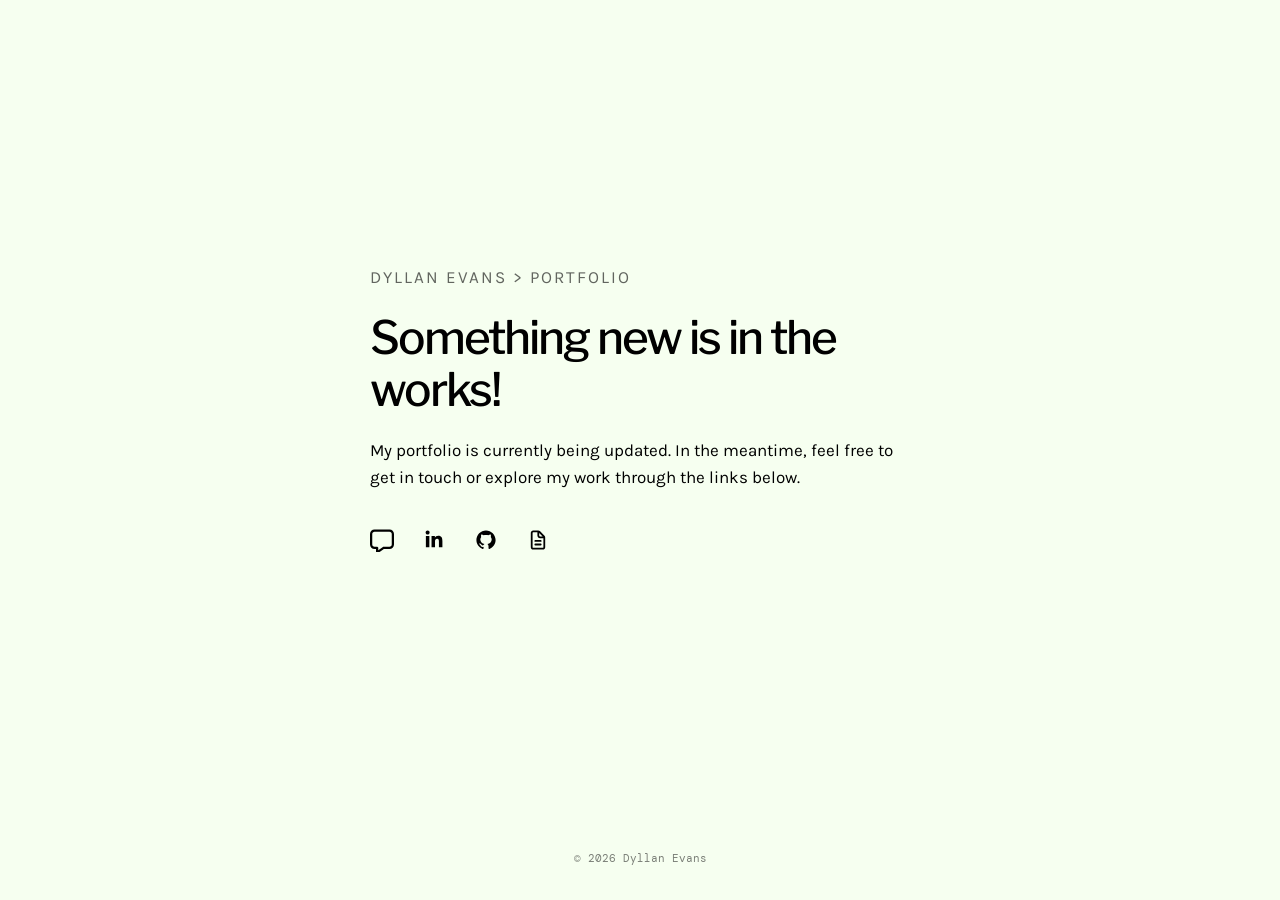
<file: index.html>
<!doctype html>
<html lang="en">
  <head>
    <meta charset="UTF-8" />
    <meta name="viewport" content="width=device-width, initial-scale=1.0" />
    <title>Portfolio - Dyllan Evans</title>
    <link rel="stylesheet" href="styles-temp.css" />
    <link rel="preconnect" href="https://fonts.googleapis.com" />
    <link rel="preconnect" href="https://fonts.gstatic.com" crossorigin />
    <link
      href="https://fonts.googleapis.com/css2?family=DM+Mono:ital,wght@0,300;0,400;0,500;1,300;1,400;1,500&family=Noto+Sans+Mono:wght@100..900&family=Karla:ital,wght@0,200..800;1,200..800&family=Libre+Franklin:ital,wght@0,100..900;1,100..900&display=swap"
      rel="stylesheet"
    />
  </head>

  <body class="home-page">
    <main>
      <div class="construction">
        <p class="construction-label">DYLLAN EVANS > PORTFOLIO</p>
        <h2>Something new is in the works!</h2>
        <p>
          My portfolio is currently being updated. In the meantime, feel free to
          get in touch or explore my work through the links below.
        </p>

        <div class="contact" id="contact-icons">
          <a href="mailto:evansdyllan1@gmail.com" aria-label="Email">
            <img class="email-icon" src="img/message.svg" alt="Email" />
          </a>
          <a
            href="https://www.linkedin.com/in/dyllan-evans/"
            target="_blank"
            rel="noopener noreferrer"
            aria-label="LinkedIn"
          >
            <img
              class="linkedin-icon"
              src="img/linkedin-in.svg"
              alt="LinkedIn"
            />
          </a>
          <a
            href="https://github.com/evansdyllan1"
            target="_blank"
            rel="noopener noreferrer"
            aria-label="GitHub"
          >
            <img class="github-icon" src="img/github.svg" alt="GitHub" />
          </a>
          <a
            href="Resume.pdf"
            target="_blank"
            rel="noopener noreferrer"
            aria-label="Resume"
          >
            <img class="resume-icon" src="img/file-text.svg" alt="Resume" />
          </a>
        </div>
      </div>
    </main>

    <footer>
      <p>© 2026 Dyllan Evans</p>
    </footer>
  </body>
</html>
</file>
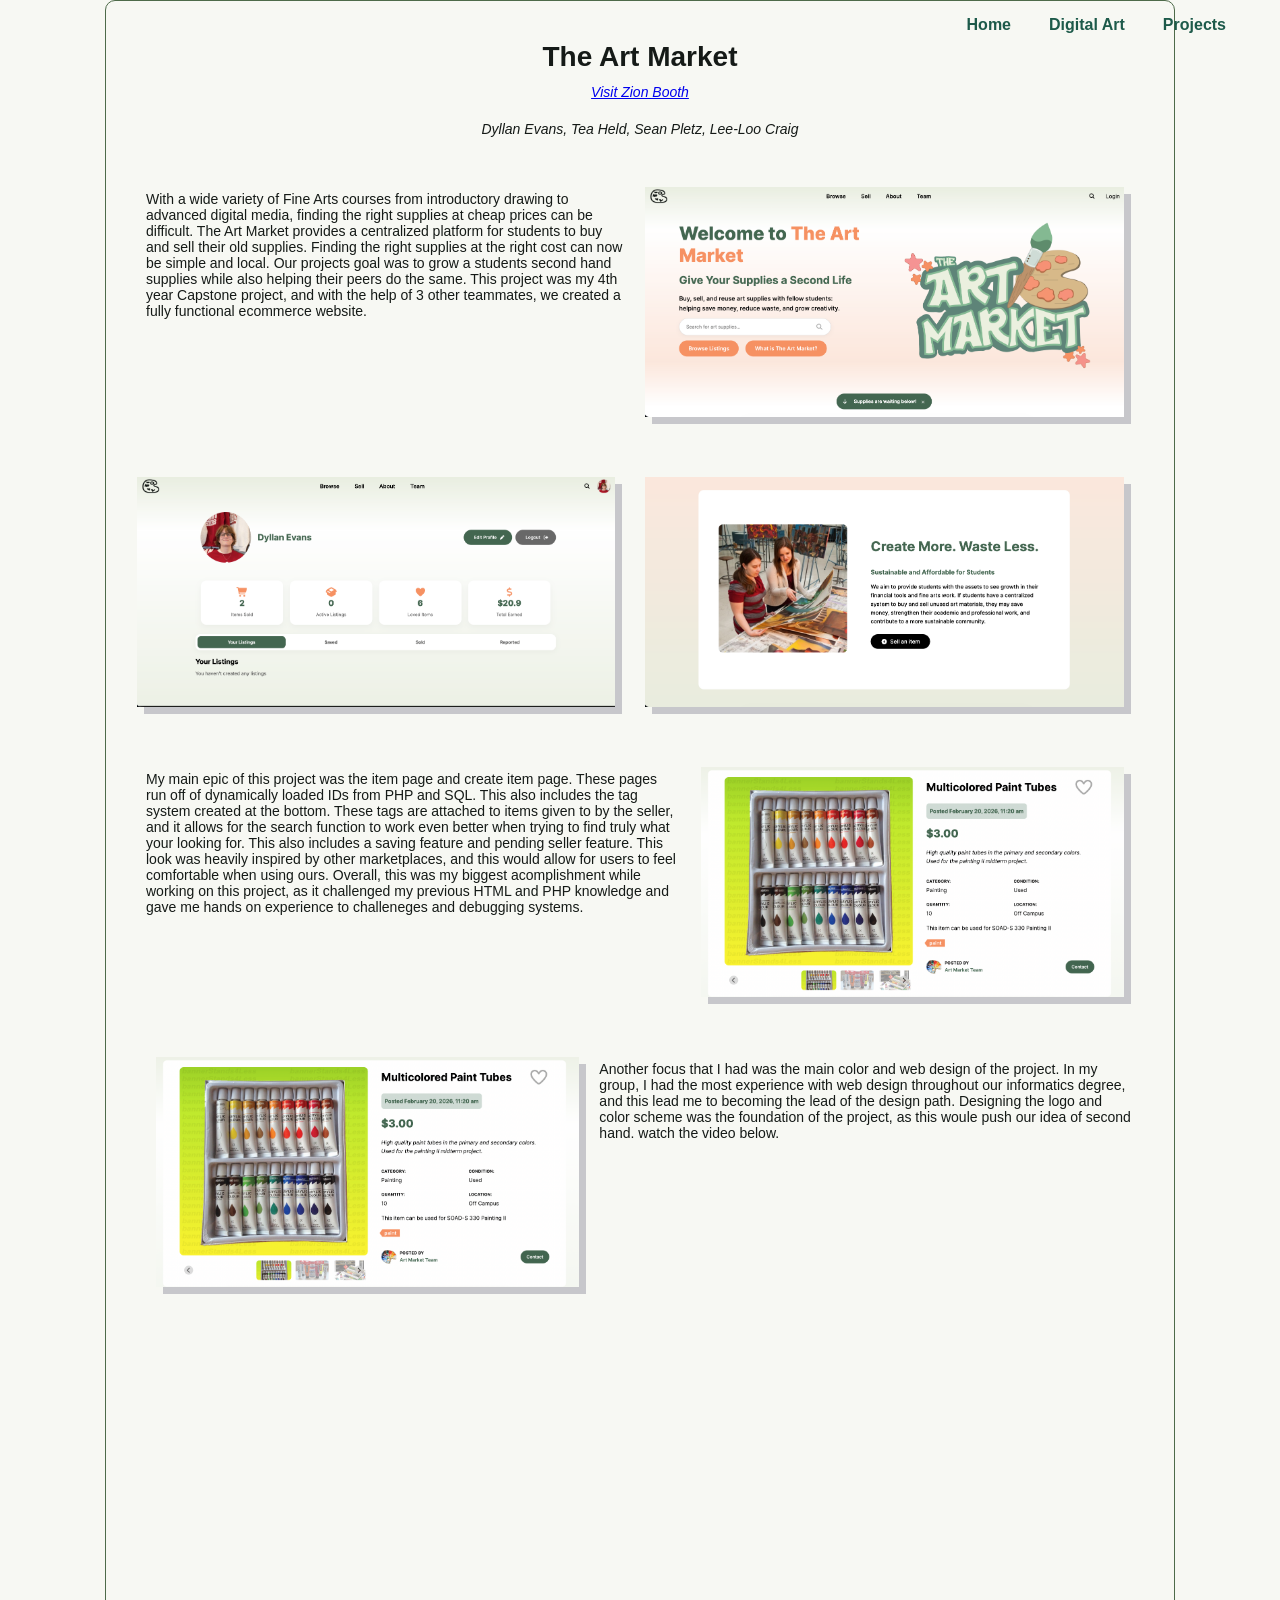
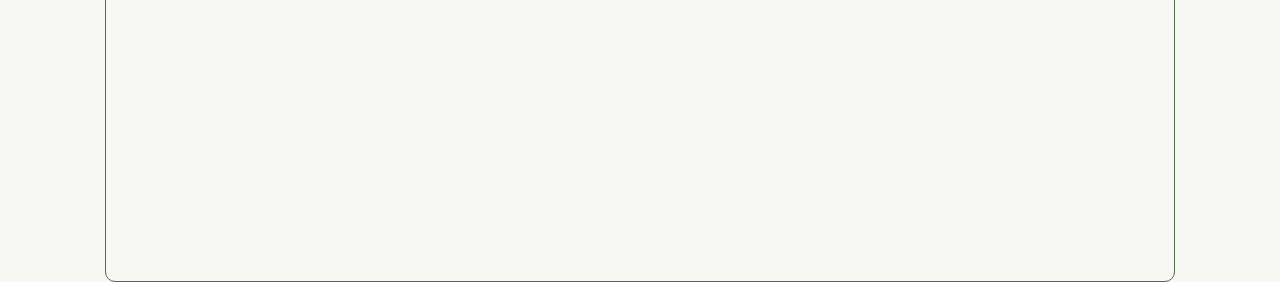
<file: art-market.html>
<!doctype html>
<html lang="en">
  <head>
    <meta charset="UTF-8" />
    <meta name="viewport" content="width=device-width, initial-scale=1.0" />
    <title>Art Market - Dyllan Evans</title>
    <link rel="stylesheet" href="styles.css" />
    <link rel="preconnect" href="https://fonts.googleapis.com" />
    <link rel="preconnect" href="https://fonts.gstatic.com" crossorigin />
    <link
      href="https://fonts.googleapis.com/css2?family=DM+Mono:ital,wght@0,300;0,400;0,500;1,300;1,400;1,500&family=Noto+Sans+Mono:wght@100..900&display=swap"
      rel="stylesheet"
    />
  </head>
  <body class="home-page">
    <nav>
      <ul>
        <li><a href="index.html">Home</a></li>
        <li><a href="digital-landing.html">Digital Art</a></li>
        <li><a href="projects-landing.html">Projects</a></li>
      </ul>
    </nav>
    <div class="lineNotes">
      <div class="lineHero">
        <h1>The Art Market</h1>
        <a
          class="lineNotesLink"
          href="https://zion.luddy.indiana.edu/info-capstone-2026/the-art-market"
          target="_blank"
          rel="noopener noreferrer"
        >
          <p>Visit Zion Booth</p>
        </a>
        <p>Dyllan Evans, Tea Held, Sean Pletz, Lee-Loo Craig</p>
      </div>
      <div class="lineHeroText">
        <p>
          With a wide variety of Fine Arts courses from introductory drawing to
          advanced digital media, finding the right supplies at cheap prices can
          be difficult. The Art Market provides a centralized platform for
          students to buy and sell their old supplies. Finding the right
          supplies at the right cost can now be simple and local. Our projects
          goal was to grow a students second hand supplies while also helping
          their peers do the same. This project was my 4th year Capstone
          project, and with the help of 3 other teammates, we created a fully
          functional ecommerce website.
        </p>
        <img class="lineHeroImg" src="img/amone.png" alt="Line Notes" />
      </div>
      <div class="lineHeroText">
        <img class="lineHeroImg" src="img/amtwo.png" alt="Line Notes" />
        <img class="lineHeroImg" src="img/amfour.png" alt="Line Notes" />
      </div>
      <div class="lineHeroText">
        <p>
          My main epic of this project was the item page and create item page.
          These pages run off of dynamically loaded IDs from PHP and SQL. This
          also includes the tag system created at the bottom. These tags are
          attached to items given to by the seller, and it allows for the search
          function to work even better when trying to find truly what your
          looking for. This also includes a saving feature and pending seller
          feature. This look was heavily inspired by other marketplaces, and
          this would allow for users to feel comfortable when using ours.
          Overall, this was my biggest acomplishment while working on this
          project, as it challenged my previous HTML and PHP knowledge and gave
          me hands on experience to challeneges and debugging systems.
        </p>
        <img class="lineHeroImg" src="img/amthree.png" alt="Line Notes" />
      </div>
      <div class="lineHeroText">
        <p>
          Another focus that I had was the main color and web design of the
          project. In my group, I had the most experience with web design
          throughout our informatics degree, and this lead me to becoming the
          lead of the design path. Designing the logo and color scheme was the
          foundation of the project, as this woule push our idea of second hand. 
          watch the video below.
        </p>
        <img class="lineHeroImg" src="img/amthree.png" alt="Line Notes" />
      </div>
      <div class="video">
        <iframe
          src="https://www.youtube.com/embed/-iVGJKwpPn4?si=jNqvp5pM9Rm7mcLB"
          title="YouTube video player"
          allow="accelerometer; autoplay; picture-in-picture; web-share"
          referrerpolicy="strict-origin-when-cross-origin"
          allowfullscreen
        ></iframe>
      </div>
    </div>
  </body>
</html>
</file>
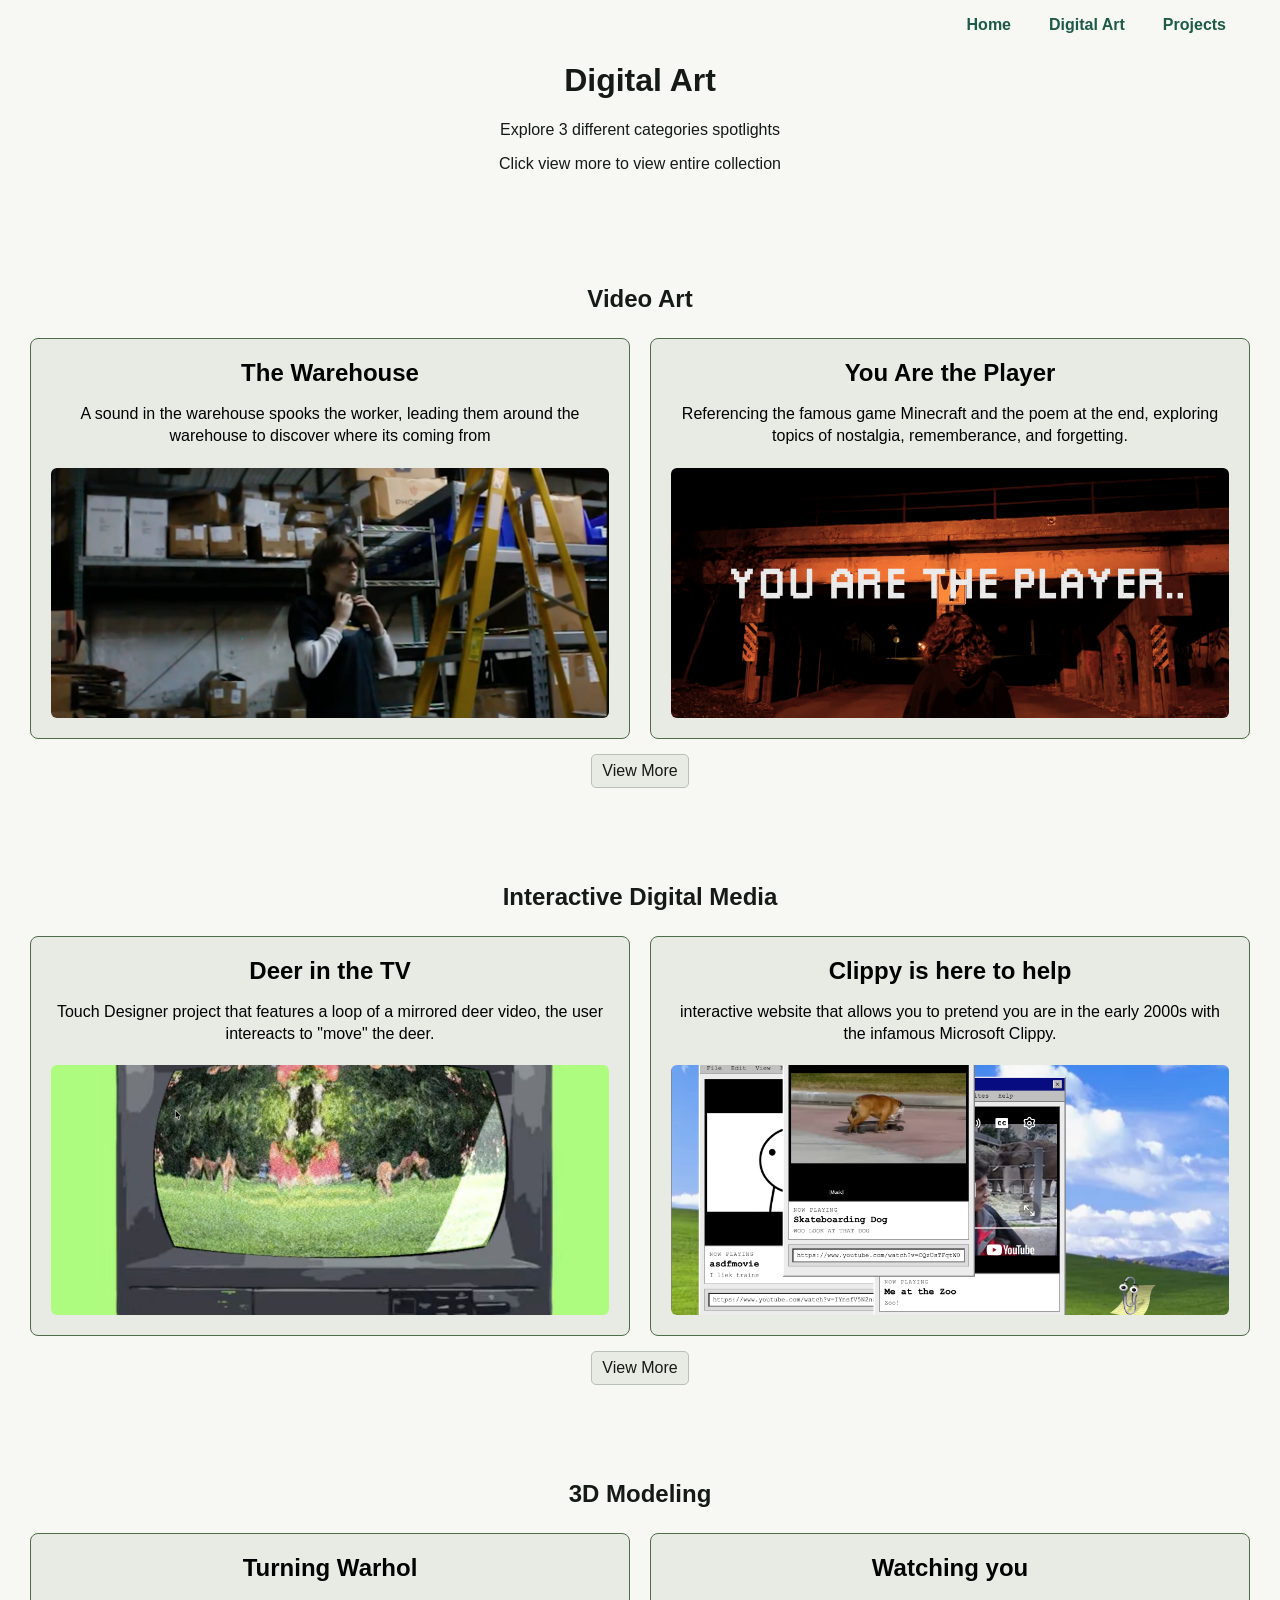
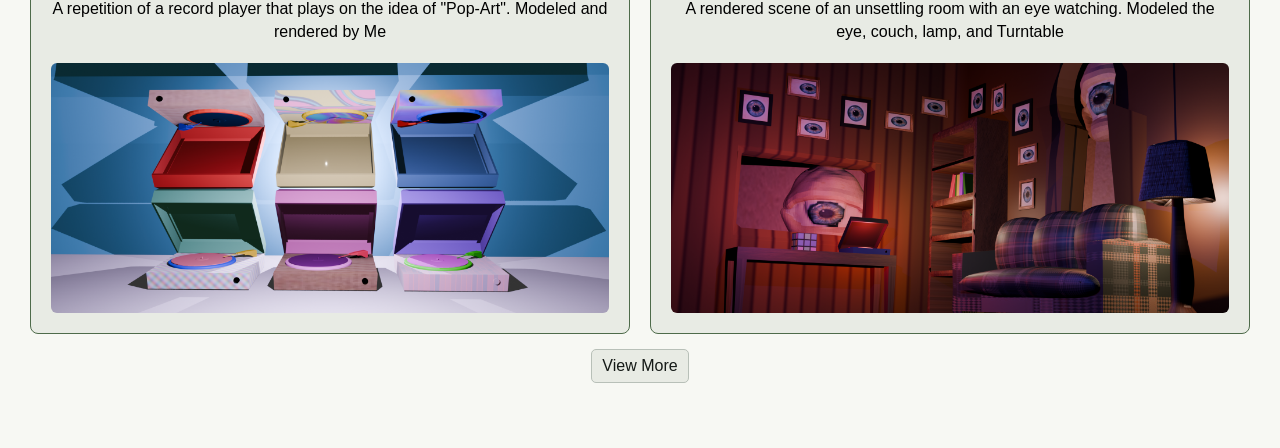
<file: digital-landing.html>
<!doctype html>
<html lang="en">
  <head>
    <meta charset="UTF-8" />
    <meta name="viewport" content="width=device-width, initial-scale=1.0" />
    <title>Digital Art - Dyllan Evans</title>
    <link rel="stylesheet" href="styles.css" />
  </head>

  <body class="threeD">
    <nav>
      <ul>
        <li><a href="index.html">Home</a></li>
        <li><a href="digital-landing.html">Digital Art</a></li>
        <li><a href="projects-landing.html">Projects</a></li>
      </ul>
    </nav>
    <div class="landingHero">
      <div>
        <h1>Digital Art</h1>
        <p>Explore 3 different categories spotlights</p>
        <p>Click view more to view entire collection</p>
      </div>
    </div>
    <main class="columns">
      <section class="category">
        <h1>Video Art</h1>
        <div class="row">
          <a class="smallProject" href="videoart.html#warehouse">
            <div>
              <h2>The Warehouse</h2>
              <p>
                A sound in the warehouse spooks the worker, leading them around
                the warehouse to discover where its coming from
              </p>
              <img
                class="smallimg"
                src="img/WarehouseStill.png"
                alt="Still from The Warehouse"
              />
            </div>
          </a>
          <a class="smallProject" href="videoart.html#player">
            <div>
              <h2>You Are the Player</h2>
              <p>
                Referencing the famous game Minecraft and the poem at the end,
                exploring topics of nostalgia, rememberance, and forgetting.
              </p>
              <img
                class="smallimg"
                src="img/still4.png"
                alt="Still from You Are the Player"
              />
            </div>
          </a>
        </div>
        <a class="viewMore" href="videoart.html">View More</a>
      </section>
      <section class="category">
        <h1>Interactive Digital Media</h1>
        <div class="row">
          <a class="smallProject" href="interactive.html">
            <div>
              <h2>Deer in the TV</h2>
              <p>
                Touch Designer project that features a loop of a mirrored deer video, the user intereacts to "move" the deer.
              </p>
              <img
                class="smallimg"
                src="img/deer.png"
                alt="Still from Deer in the TV"
              />
            </div>
          </a>
          <a class="smallProject" href="interactive.html">
            <div>
              <h2>Clippy is here to help</h2>
              <p>
                interactive website that allows you to pretend you are in the early 2000s with the infamous Microsoft Clippy. 
              </p>
              <img
                class="smallimg"
                src="img/clippy.png"
                alt="Still from Clippy is here to help"
              />
            </div>
          </a>
        </div>
        <a class="viewMore" href="interactive.html">View More</a>
      </section>
      <section class="category">
        <h1>3D Modeling</h1>
        <div class="row">
          <a class="smallProject" href="3d.html">
            <div>
              <h2>Turning Warhol</h2>
              <p>
                A repetition of a record player that plays on the idea of "Pop-Art". Modeled and rendered by Me
              </p>
              <img
                class="smallimg"
                src="img/Pop.png"
                alt="Still from The Warehouse"
              />
            </div>
          </a>
          <a class="smallProject" href="3d.html">
            <div>
              <h2>Watching you</h2>
              <p>
                A rendered scene of an unsettling room with an eye watching. Modeled the eye, couch, lamp, and Turntable 
              </p>
              <img
                class="smallimg"
                src="img/Surrealism2.png"
                alt="Still from Watching you"
              />
            </div>
          </a>
        </div>
        <a class="viewMore" href="3d.html">View More</a>
      </section>
    </main>
  </body>
</html>
</file>
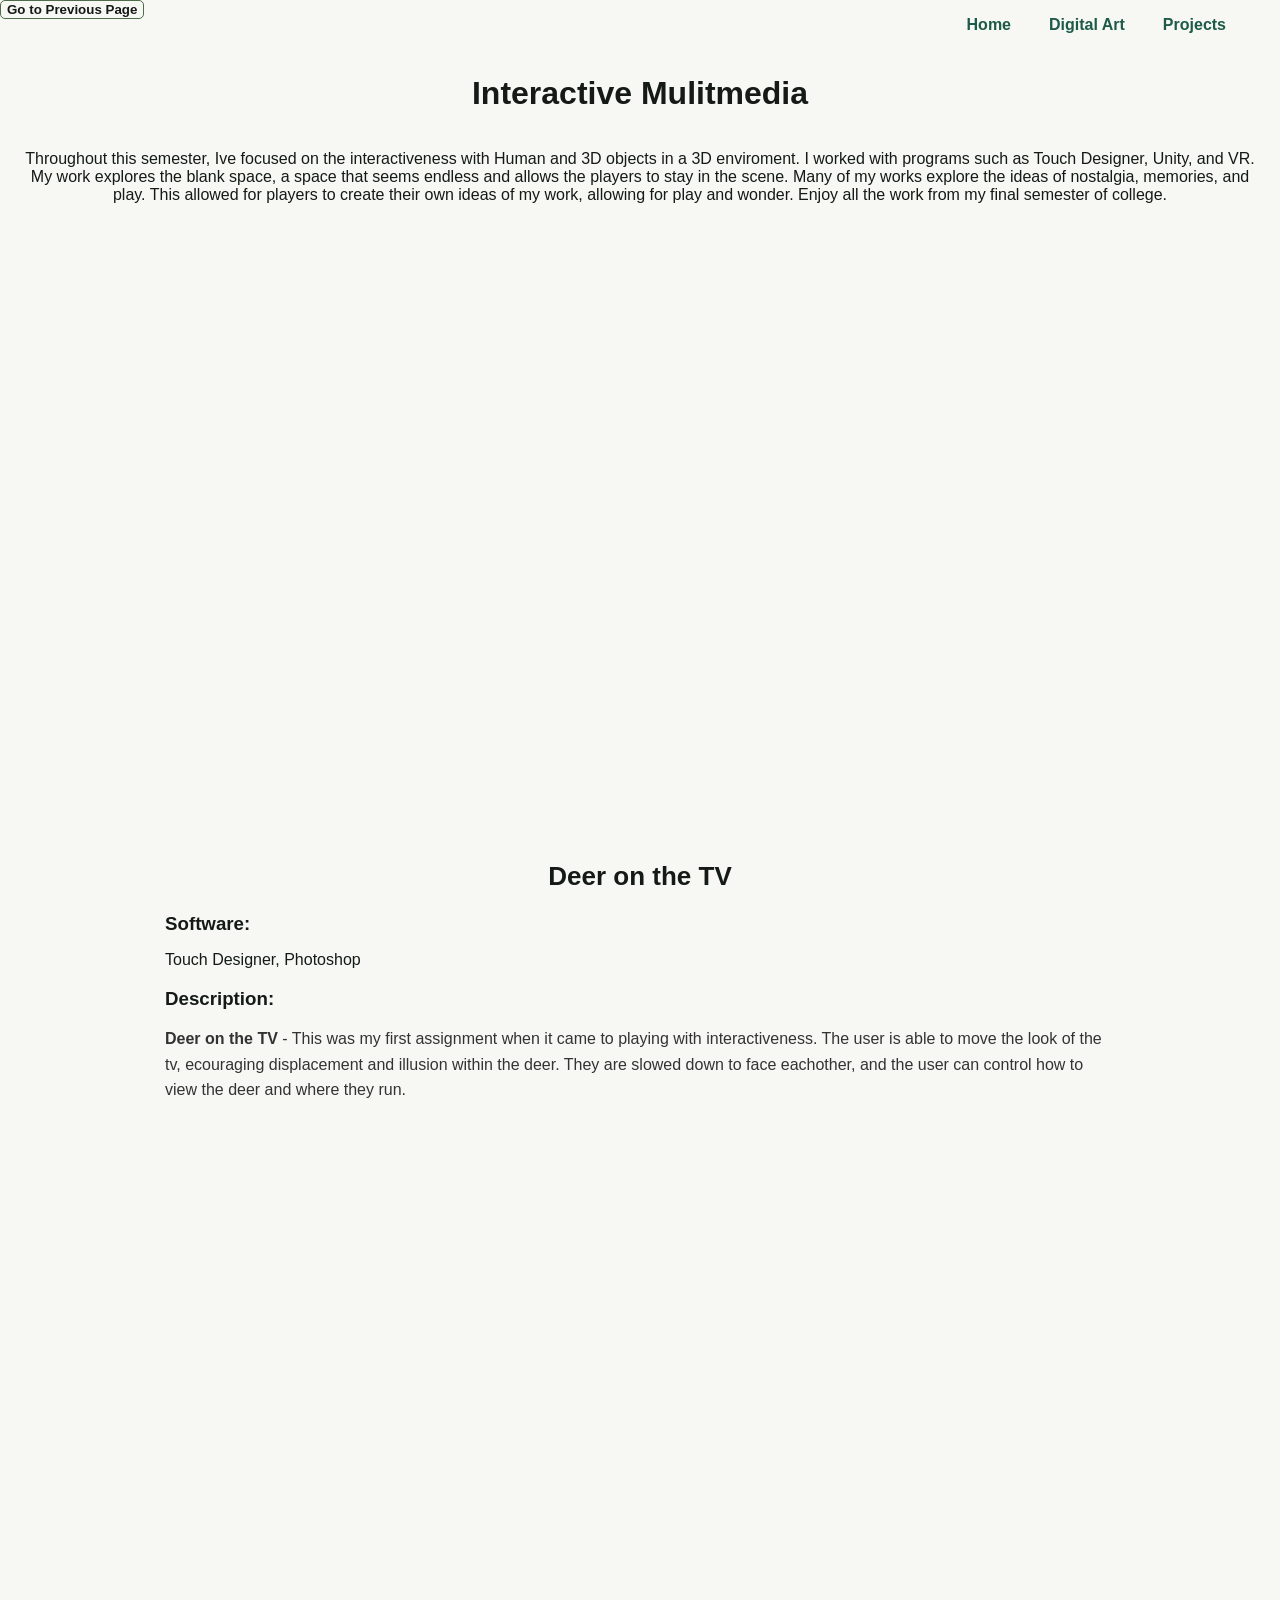
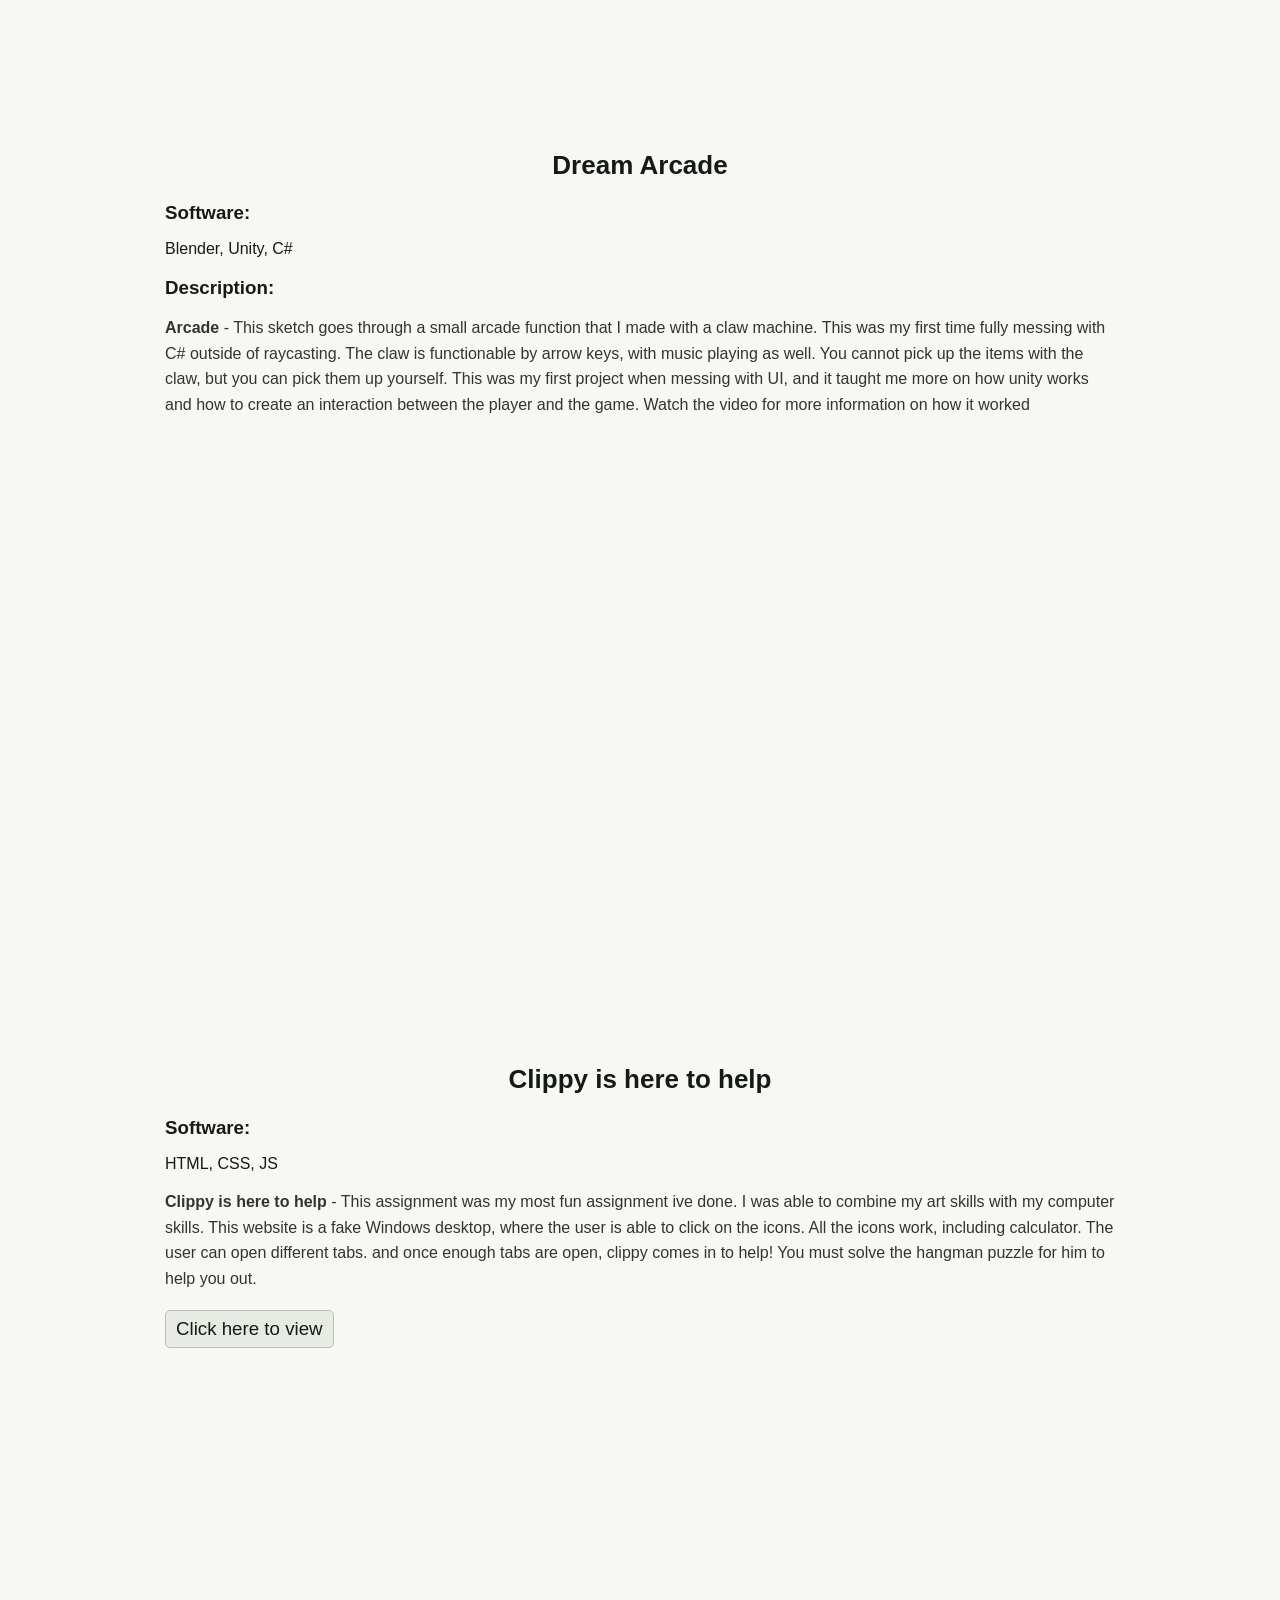
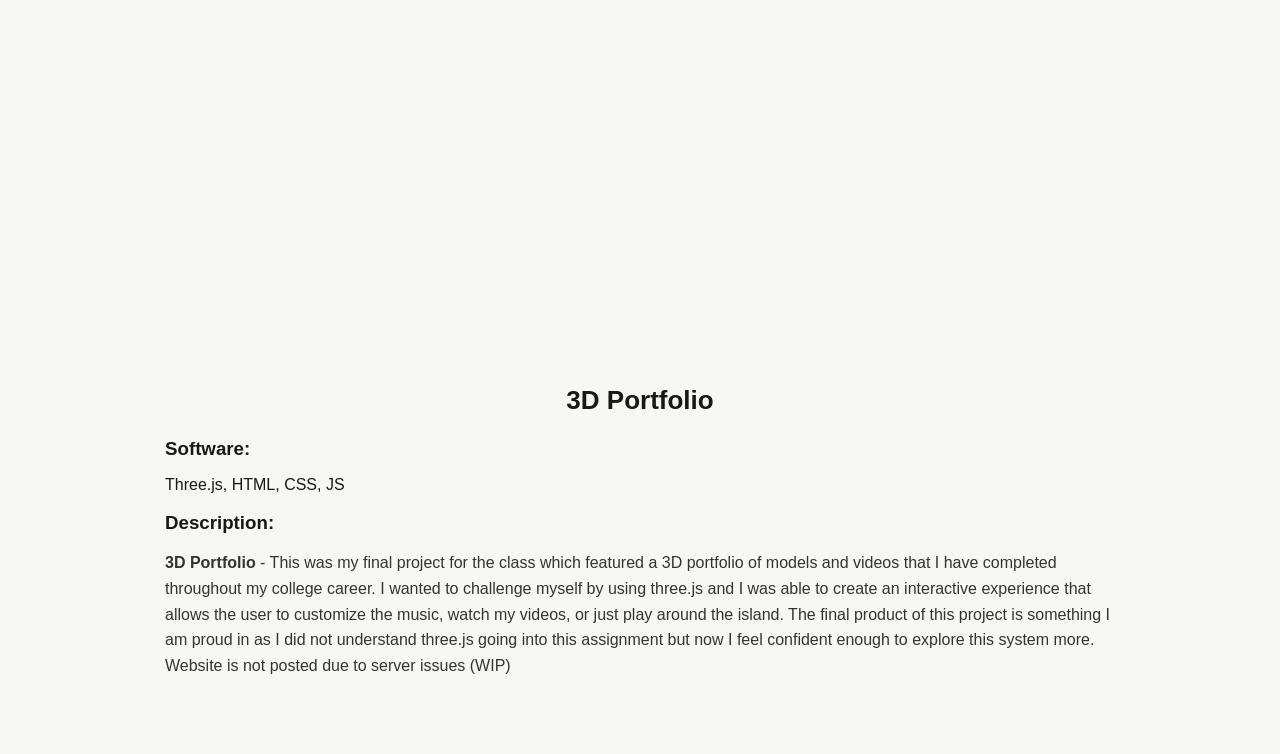
<file: interactive.html>
<!doctype html>
<html lang="en">
  <head>
    <meta charset="UTF-8" />
    <meta name="viewport" content="width=device-width, initial-scale=1.0" />
    <title>Portfolio</title>
    <link rel="stylesheet" href="styles.css" />
  </head>
  <body>
    <nav>
      <ul>
        <li><a href="index.html">Home</a></li>
        <li><a href="digital-landing.html">Digital Art</a></li>
        <li><a href="projects-landing.html">Projects</a></li>
      </ul>
    </nav>
    <div class="previousPage">
      <button onclick="history.back()" class="backButton">
        Go to Previous Page
      </button>
    </div>
    <div class="videoarthero">
      <h1>Interactive Mulitmedia</h1>
      <p>
        Throughout this semester, Ive focused on the interactiveness with Human
        and 3D objects in a 3D enviroment. I worked with programs such as Touch
        Designer, Unity, and VR. My work explores the blank space, a space that
        seems endless and allows the players to stay in the scene. Many of my
        works explore the ideas of nostalgia, memories, and play. This allowed
        for players to create their own ideas of my work, allowing for play and
        wonder. Enjoy all the work from my final semester of college.
      </p>
    </div>
    <div class="assignments">
      <div class="project">
        <div class="video">
          <iframe
            src="https://www.youtube.com/embed/QCsrN9C2XQQ?si=3hG8XrbGAo-GvT2l"
            title="YouTube video player"
            allow="
              accelerometer;
              autoplay;
              clipboard-write;
              encrypted-media;
              gyroscope;
              picture-in-picture;
              web-share;
            "
            referrerpolicy="strict-origin-when-cross-origin"
            allowfullscreen
          ></iframe>
        </div>
        <div class="project-text">
          <h2>Deer on the TV</h2>
          <h3>Software:</h3>
          <p>Touch Designer, Photoshop</p>
          <h3>Description:</h3>
          <p class="Description">
            <strong>Deer on the TV</strong> - This was my first assignment when
            it came to playing with interactiveness. The user is able to move
            the look of the tv, ecouraging displacement and illusion within the
            deer. They are slowed down to face eachother, and the user can
            control how to view the deer and where they run.
          </p>
        </div>
      </div>
      <div class="project">
        <div class="video">
          <iframe
            src="https://www.youtube.com/embed/n86vreHVnp4?si=jvLVoQwxfKdiKiNV"
            title="Dream Arcade"
            loading="lazy"
            allow="
              accelerometer;
              autoplay;
              clipboard-write;
              encrypted-media;
              gyroscope;
              picture-in-picture;
              web-share;
            "
            referrerpolicy="strict-origin-when-cross-origin"
            allowfullscreen
          >
          </iframe>
        </div>
        <div class="project-text">
          <h2>Dream Arcade</h2>
          <h3>Software:</h3>
          <p>Blender, Unity, C#</p>
          <h3>Description:</h3>
          <p class="Description">
            <strong>Arcade</strong> - This sketch goes through a small arcade
            function that I made with a claw machine. This was my first time
            fully messing with C# outside of raycasting. The claw is
            functionable by arrow keys, with music playing as well. You cannot
            pick up the items with the claw, but you can pick them up yourself.
            This was my first project when messing with UI, and it taught me
            more on how unity works and how to create an interaction between the
            player and the game. Watch the video for more information on how it
            worked
          </p>
        </div>
      </div>

      <div class="project">
        <div class="video">
          <iframe
            src="https://www.youtube.com/embed/fkyNpRchahE?si=Occyy3BNbQBJN-ma"
            title="Throw the TV"
            loading="lazy"
            allow="
              accelerometer;
              autoplay;
              clipboard-write;
              encrypted-media;
              gyroscope;
              picture-in-picture;
              web-share;
            "
            referrerpolicy="strict-origin-when-cross-origin"
            allowfullscreen
          >
          </iframe>
        </div>
        <div class="project-text">
          <h2>Clippy is here to help</h2>
          <h3>Software:</h3>
          <p>HTML, CSS, JS</p>
          <p class="Description">
            <strong>Clippy is here to help</strong> - This assignment was my
            most fun assignment ive done. I was able to combine my art skills
            with my computer skills. This website is a fake Windows desktop,
            where the user is able to click on the icons. All the icons work,
            including calculator. The user can open different tabs. and once
            enough tabs are open, clippy comes in to help! You must solve the
            hangman puzzle for him to help you out.
          </p>
          <h3>
            <a
              href="https://cgi.luddy.indiana.edu/~evansdyl/Assignment3/index.html"
              target="_blank"
              >Click here to view</a
            >
          </h3>
        </div>
      </div>

      <div class="project">
        <div class="video">
          <iframe
            width="800"
            height="415"
            src="https://www.youtube.com/embed/pu_2AdEWC6U?si=TWewIxKNkXAQvlAp"
            title="YouTube video player"
            allow="
              accelerometer;
              autoplay;
              clipboard-write;
              encrypted-media;
              gyroscope;
              picture-in-picture;
              web-share;
            "
            referrerpolicy="strict-origin-when-cross-origin"
            allowfullscreen
          ></iframe>
        </div>
        <div class="project-text">
          <h2>3D Portfolio</h2>
          <h3>Software:</h3>
          <p>Three.js, HTML, CSS, JS</p>
          <h3>Description:</h3>
          <p class="Description">
            <strong>3D Portfolio</strong> - This was my final project for the
            class which featured a 3D portfolio of models and videos that I have
            completed throughout my college career. I wanted to challenge myself
            by using three.js and I was able to create an interactive experience
            that allows the user to customize the music, watch my videos, or
            just play around the island. The final product of this project is
            something I am proud in as I did not understand three.js going into
            this assignment but now I feel confident enough to explore this
            system more. Website is not posted due to server issues (WIP)
          </p>
        </div>
      </div>
    </div>
  </body>
</html>
</file>
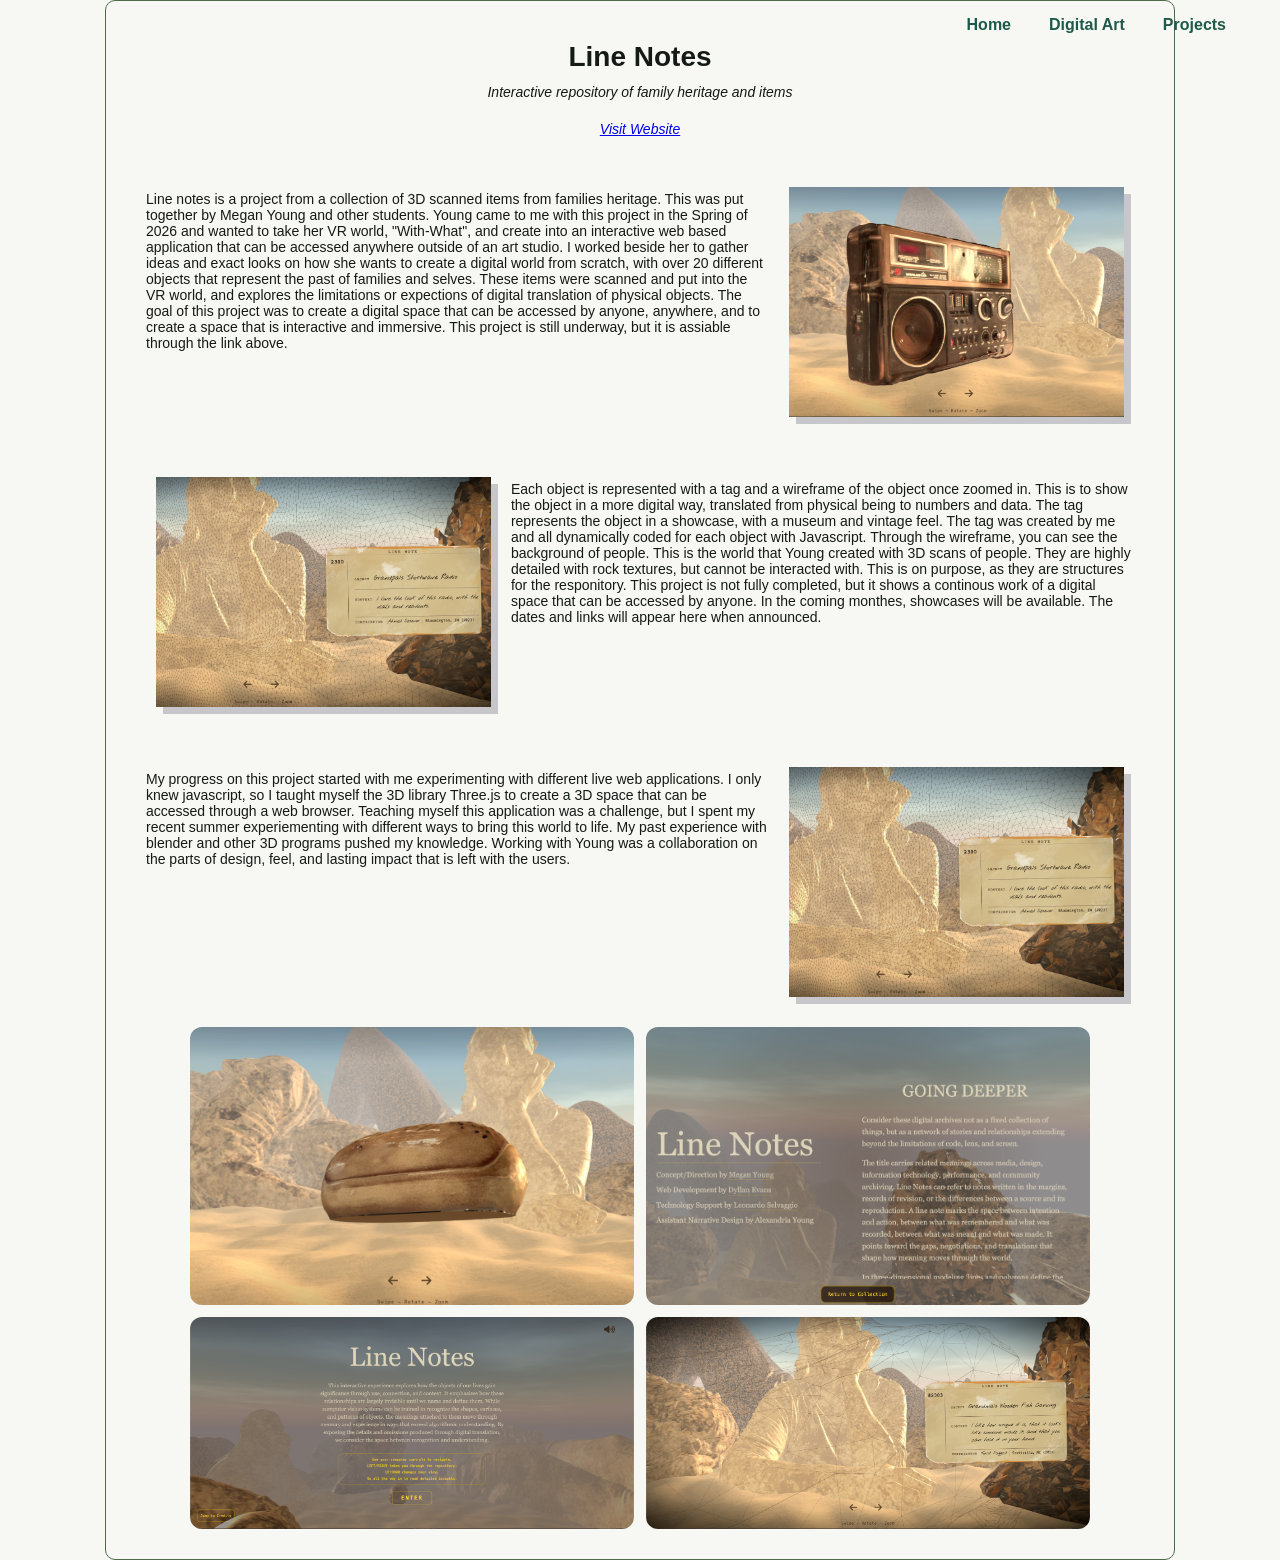
<file: linenotes.html>
<!doctype html>
<html lang="en">
  <head>
    <meta charset="UTF-8" />
    <meta name="viewport" content="width=device-width, initial-scale=1.0" />
    <title>Line Notes - Dyllan Evans</title>
    <link rel="stylesheet" href="styles.css" />
    <link rel="preconnect" href="https://fonts.googleapis.com" />
    <link rel="preconnect" href="https://fonts.gstatic.com" crossorigin />
    <link
      href="https://fonts.googleapis.com/css2?family=DM+Mono:ital,wght@0,300;0,400;0,500;1,300;1,400;1,500&family=Noto+Sans+Mono:wght@100..900&display=swap"
      rel="stylesheet"
    />
  </head>
  <body class="home-page">
    <nav>
      <ul>
        <li><a href="index.html">Home</a></li>
        <li><a href="digital-landing.html">Digital Art</a></li>
        <li><a href="projects-landing.html">Projects</a></li>
      </ul>
    </nav>
    <div class="lineNotes">
      <div class="lineHero">
        <h1>Line Notes</h1>
        <p>Interactive repository of family heritage and items</p>
        <a
          class="lineNotesLink"
          href="https://linenotes.online"
          target="_blank"
          rel="noopener noreferrer"
        >
          <p>Visit Website</p>
        </a>
      </div>
      <div class="lineHeroText">
        <p>
          Line notes is a project from a collection of 3D scanned items from
          families heritage. This was put together by Megan Young and other
          students. Young came to me with this project in the Spring of 2026 and
          wanted to take her VR world, "With-What", and create into an
          interactive web based application that can be accessed anywhere
          outside of an art studio. I worked beside her to gather ideas and
          exact looks on how she wants to create a digital world from scratch,
          with over 20 different objects that represent the past of families and
          selves. These items were scanned and put into the VR world, and
          explores the limitations or expections of digital translation of
          physical objects. The goal of this project was to create a digital
          space that can be accessed by anyone, anywhere, and to create a space
          that is interactive and immersive. This project is still underway, but
          it is assiable through the link above.
        </p>
        <img class="lineHeroImg" src="img/LNstart.png" alt="Line Notes" />
      </div>
      <div class="lineHeroText">
        <p>
          Each object is represented with a tag and a wireframe of the object
          once zoomed in. This is to show the object in a more digital way,
          translated from physical being to numbers and data. The tag represents
          the object in a showcase, with a museum and vintage feel. The tag was
          created by me and all dynamically coded for each object with
          Javascript. Through the wireframe, you can see the background of
          people. This is the world that Young created with 3D scans of people.
          They are highly detailed with rock textures, but cannot be interacted
          with. This is on purpose, as they are structures for the responitory.
          This project is not fully completed, but it shows a continous work of
          a digital space that can be accessed by anyone. In the coming monthes,
          showcases will be available. The dates and links will appear here when
          announced.
        </p>
        <img class="lineHeroImg" src="img/Tag.png" alt="Line Notes" />
      </div>
      <div class="lineHeroText">
        <p>
          My progress on this project started with me experimenting with
          different live web applications. I only knew javascript, so I taught
          myself the 3D library Three.js to create a 3D space that can be
          accessed through a web browser. Teaching myself this application was a
          challenge, but I spent my recent summer experiementing with different
          ways to bring this world to life. My past experience with blender and
          other 3D programs pushed my knowledge. Working with Young was a
          collaboration on the parts of design, feel, and lasting impact that is
          left with the users.
        </p>
        <img class="lineHeroImg" src="img/Tag.png" alt="Line Notes" />
      </div>
      <div class="lineHeroCollage">
        <img src="img/linenotesbread.png" alt="Line Notes" />
        <img src="img/linenotes.png" alt="Line Notes" />
        <img src="img/linenotesStart.png" alt="Line Notes" />
        <img src="img/linenotesTag.png" alt="Line Notes" />
      </div>
    </div>
  </body>
</html>
</file>
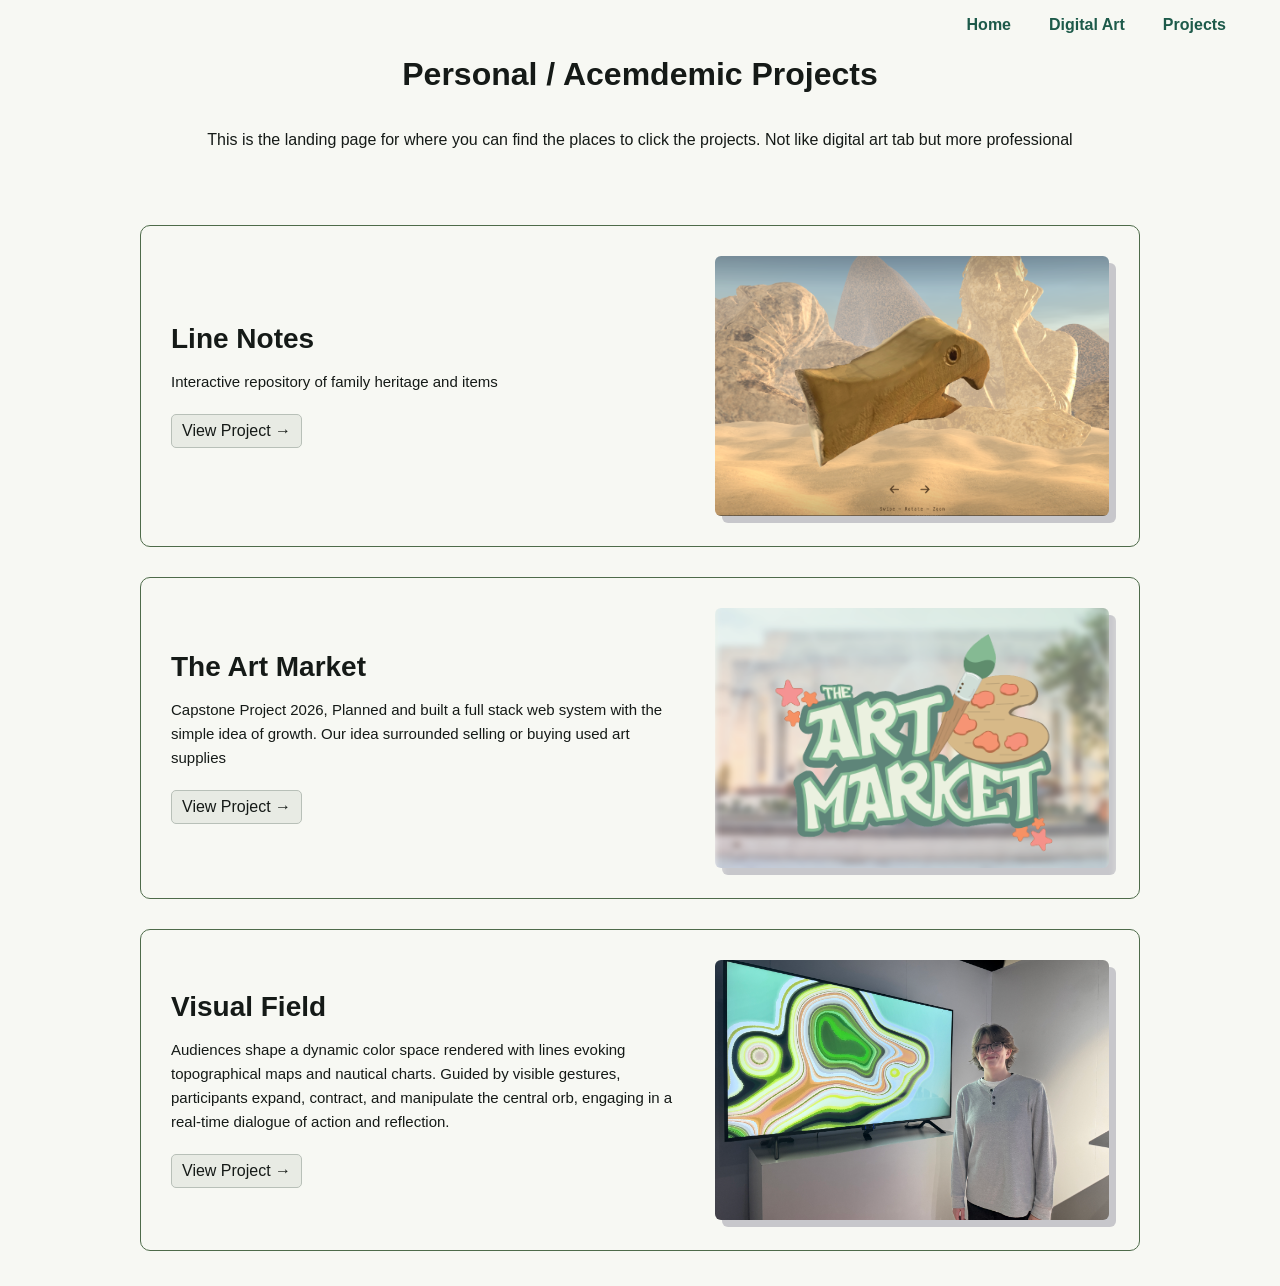
<file: projects-landing.html>
<!doctype html>
<html lang="en">
  <head>
    <meta charset="UTF-8" />
    <meta name="viewport" content="width=device-width, initial-scale=1.0" />
    <title>Digital Art - Dyllan Evans</title>
    <link rel="stylesheet" href="styles.css" />
  </head>
  <body>
    <nav>
      <ul>
        <li><a href="index.html">Home</a></li>
        <li><a href="digital-landing.html">Digital Art</a></li>
        <li><a href="projects-landing.html">Projects</a></li>
      </ul>
    </nav>
    <div class="videoarthero">
      <h1>Personal / Acemdemic Projects</h1>
      <p>
        This is the landing page for where you can find the places to click the
        projects. Not like digital art tab but more professional
      </p>
    </div>
    <main class="projects-list">
      <article class="projectCard">
        <div class="projectCardText">
          <h2>Line Notes</h2>
          <p>Interactive repository of family heritage and items</p>
          <a class="viewMore" href="linenotes.html"> View Project &rarr; </a>
        </div>
        <img
          class="projectCardImage"
          src="img/linenotesFish.png"
          alt="Line Notes project"
        />
      </article>
      <article class="projectCard">
        <div class="projectCardText">
          <h2>The Art Market</h2>
          <p>
            Capstone Project 2026, Planned and built a full stack web system with the simple idea of growth. Our idea surrounded selling or buying used art supplies
          </p>

          <a class="viewMore" href="art-market.html"> View Project &rarr; </a>
        </div>
        <img
          class="projectCardImage"
          src="img/artmarket.png"
          alt="The Art Market project"
        />
      </article>
      <article class="projectCard">
        <div class="projectCardText">
          <h2>Visual Field</h2>
          <p>
            Audiences shape a dynamic color space rendered with lines evoking
            topographical maps and nautical charts. Guided by visible gestures,
            participants expand, contract, and manipulate the central orb,
            engaging in a real-time dialogue of action and reflection.
          </p>
          <a class="viewMore" href="interactive.html"> View Project &rarr; </a>
        </div>
        <img
          class="projectCardImage"
          src="img/Dyllan.png"
          alt="Visual Field project"
        />
      </article>
    </main>
  </body>
</html>
</file>
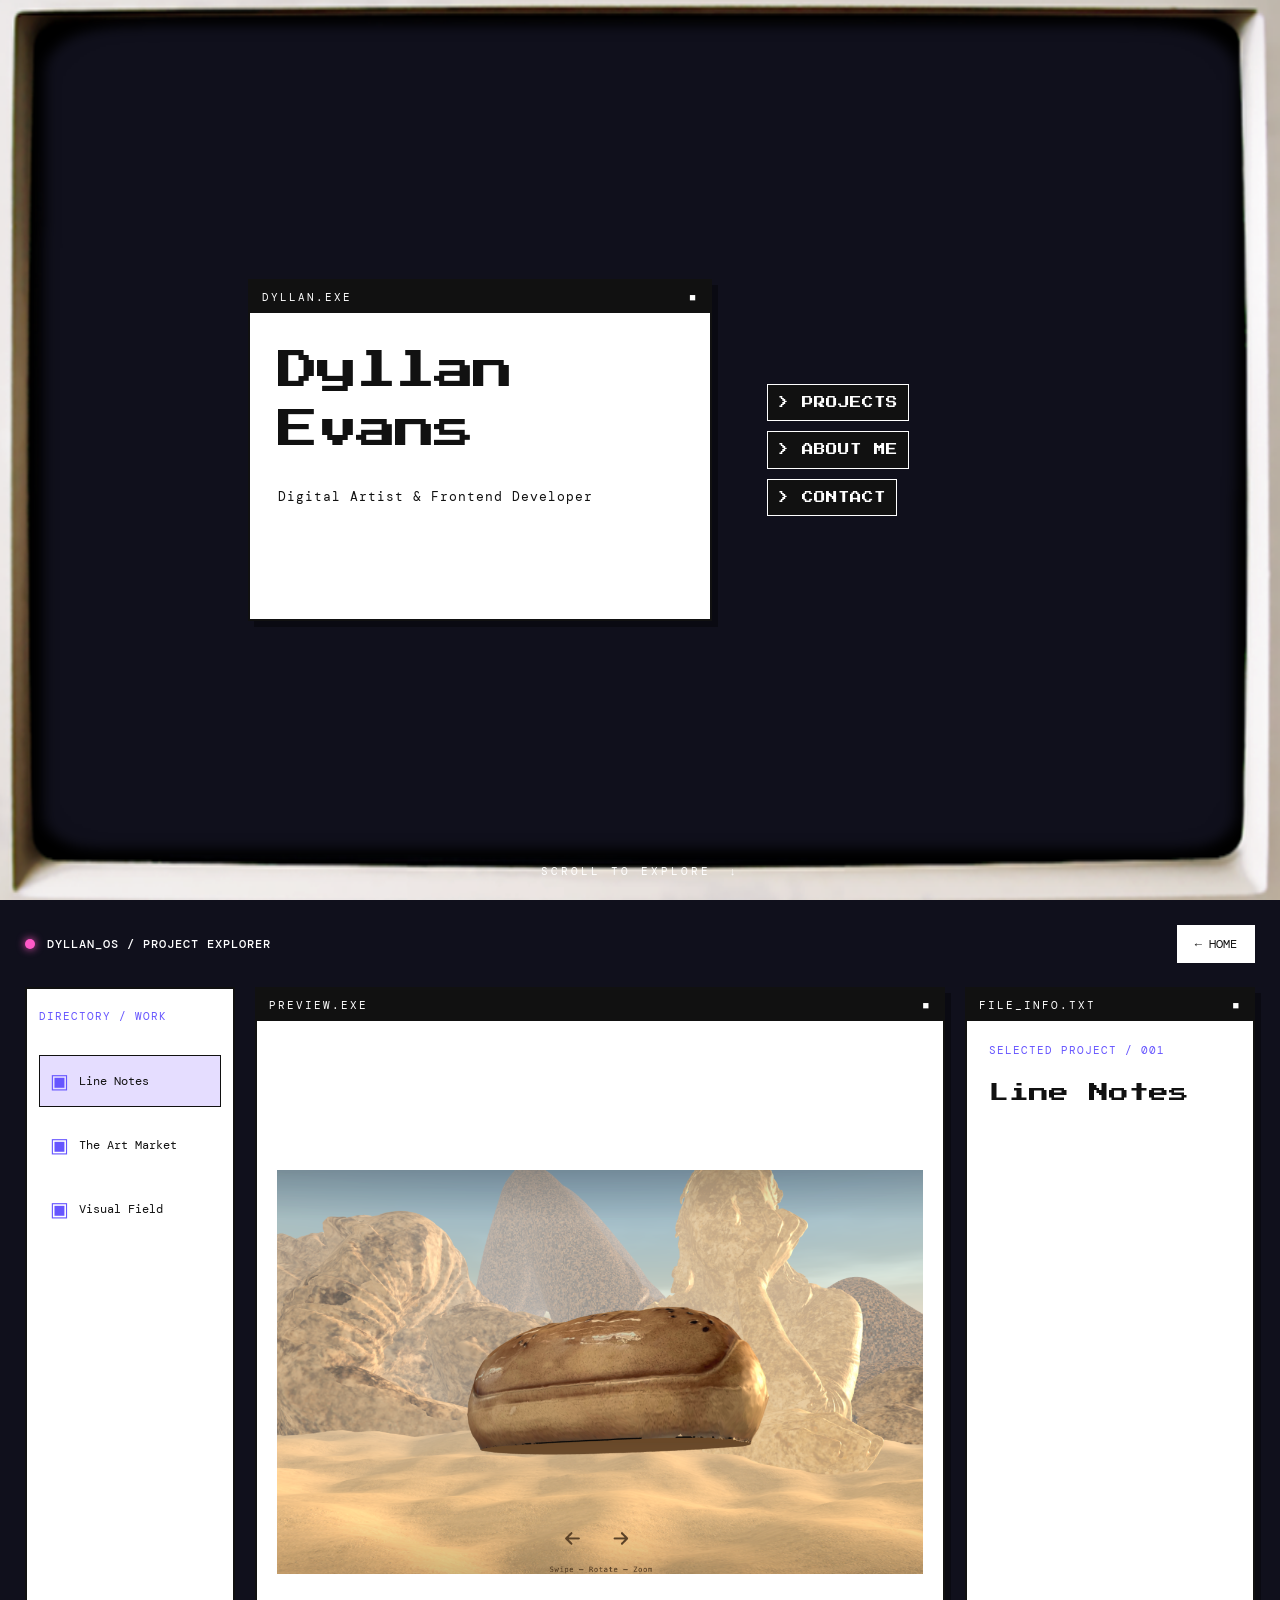
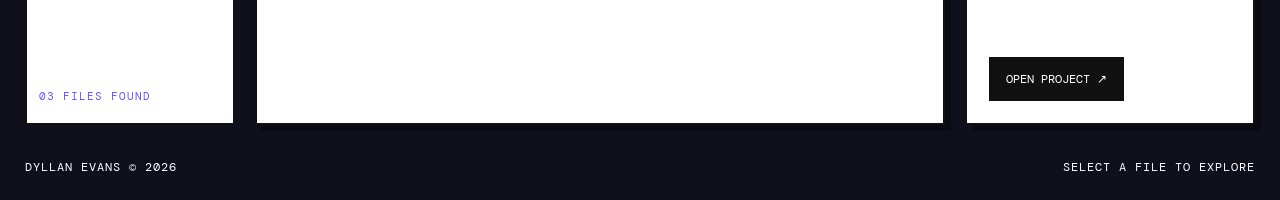
<file: redo.html>
<!doctype html>
<html lang="en">
  <head>
    <meta charset="UTF-8" />
    <meta name="viewport" content="width=device-width, initial-scale=1.0" />
    <title>Dyllan Evans | Digital Artist & Developer</title>

    <link rel="stylesheet" href="/redo.css" />

    <link rel="preconnect" href="https://fonts.googleapis.com" />
    <link rel="preconnect" href="https://fonts.gstatic.com" crossorigin />
    <link
      href="https://fonts.googleapis.com/css2?family=DM+Mono:wght@400;500&family=Press+Start+2P&display=swap"
      rel="stylesheet"
    />
  </head>

  <body>
    <main>
      <section class="crt-transition" id="home">
        <div class="crt-stage">
          <div class="crt-monitor">
            <div class="crt-screen">
              <canvas
                class="screen-background"
                id="pixel-background"
                aria-hidden="true"
              ></canvas>

              <div class="landing-content">
                <div class="intro-window">
                  <div class="window-header">
                    <span>DYLLAN.EXE</span>
                    <span class="window-controls">■</span>
                  </div>

                  <div class="window-content">
                    <h1>Dyllan<br />Evans</h1>
                    <p>Digital Artist & Frontend Developer</p>
                  </div>
                </div>

                <nav class="landing-navigation" aria-label="Main navigation">
                  <button type="button" id="projects-button">
                    &gt; PROJECTS
                  </button>
                  <button type="button" id="about-button">
                    &gt; ABOUT ME
                  </button>
                  <button type="button" id="contact-button">
                    &gt; CONTACT
                  </button>
                </nav>

                <div class="landing-panel" id="landing-panel" hidden>
                  <div class="window-header">
                    <span id="panel-title">ABOUT.TXT</span>
                    <button
                      type="button"
                      id="panel-close"
                      aria-label="Close panel"
                    >×</button>
                  </div>

                  <div class="window-content" id="panel-content"></div>
                </div>
              </div>
            </div>

            <img
              class="crt-overlay"
              src="/img/crt-overlay.png"
              alt=""
              aria-hidden="true"
            />
          </div>

          <div class="scroll-prompt">
            SCROLL TO EXPLORE <span>↓</span>
          </div>
        </div>
      </section>

      <section class="workspace" id="workspace">
        <div class="workspace-header">
          <div class="workspace-brand">
            <span class="status-light"></span>
            DYLLAN_OS / PROJECT EXPLORER
          </div>

          <button type="button" id="home-button">← HOME</button>
        </div>

        <div class="workspace-content">
          <aside class="project-sidebar">
            <div class="sidebar-heading">DIRECTORY / WORK</div>

            <button class="project-folder active" type="button" data-project="0">
              <span>▣</span> Line Notes
            </button>

            <button class="project-folder" type="button" data-project="1">
              <span>▣</span> The Art Market
            </button>

            <button class="project-folder" type="button" data-project="2">
              <span>▣</span> Visual Field
            </button>

            <div class="sidebar-footer">03 FILES FOUND</div>
          </aside>

          <div class="project-viewer">
            <div class="window-header">
              <span>PREVIEW.EXE</span>
              <span class="window-controls">■</span>
            </div>

            <div class="project-image-container">
              <img
                id="project-image"
                src="/img/linenotesbread.png"
                alt="Line Notes project preview"
              />
            </div>
          </div>

          <aside class="project-details">
            <div class="window-header">
              <span>FILE_INFO.TXT</span>
              <span class="window-controls">■</span>
            </div>

            <div class="project-details-content">
              <div class="file-label">SELECTED PROJECT / 001</div>
              <h2 id="project-title">Line Notes</h2>
              <p id="project-description"></p>

              <a id="project-link" href="/linenotes.html">
                OPEN PROJECT ↗
              </a>
            </div>
          </aside>
        </div>

        <div class="workspace-footer">
          <span>DYLLAN EVANS © 2026</span>
          <span>SELECT A FILE TO EXPLORE</span>
        </div>
      </section>
    </main>

    <script type="module" src="/redo.js"></script>
  </body>
</html>
</file>
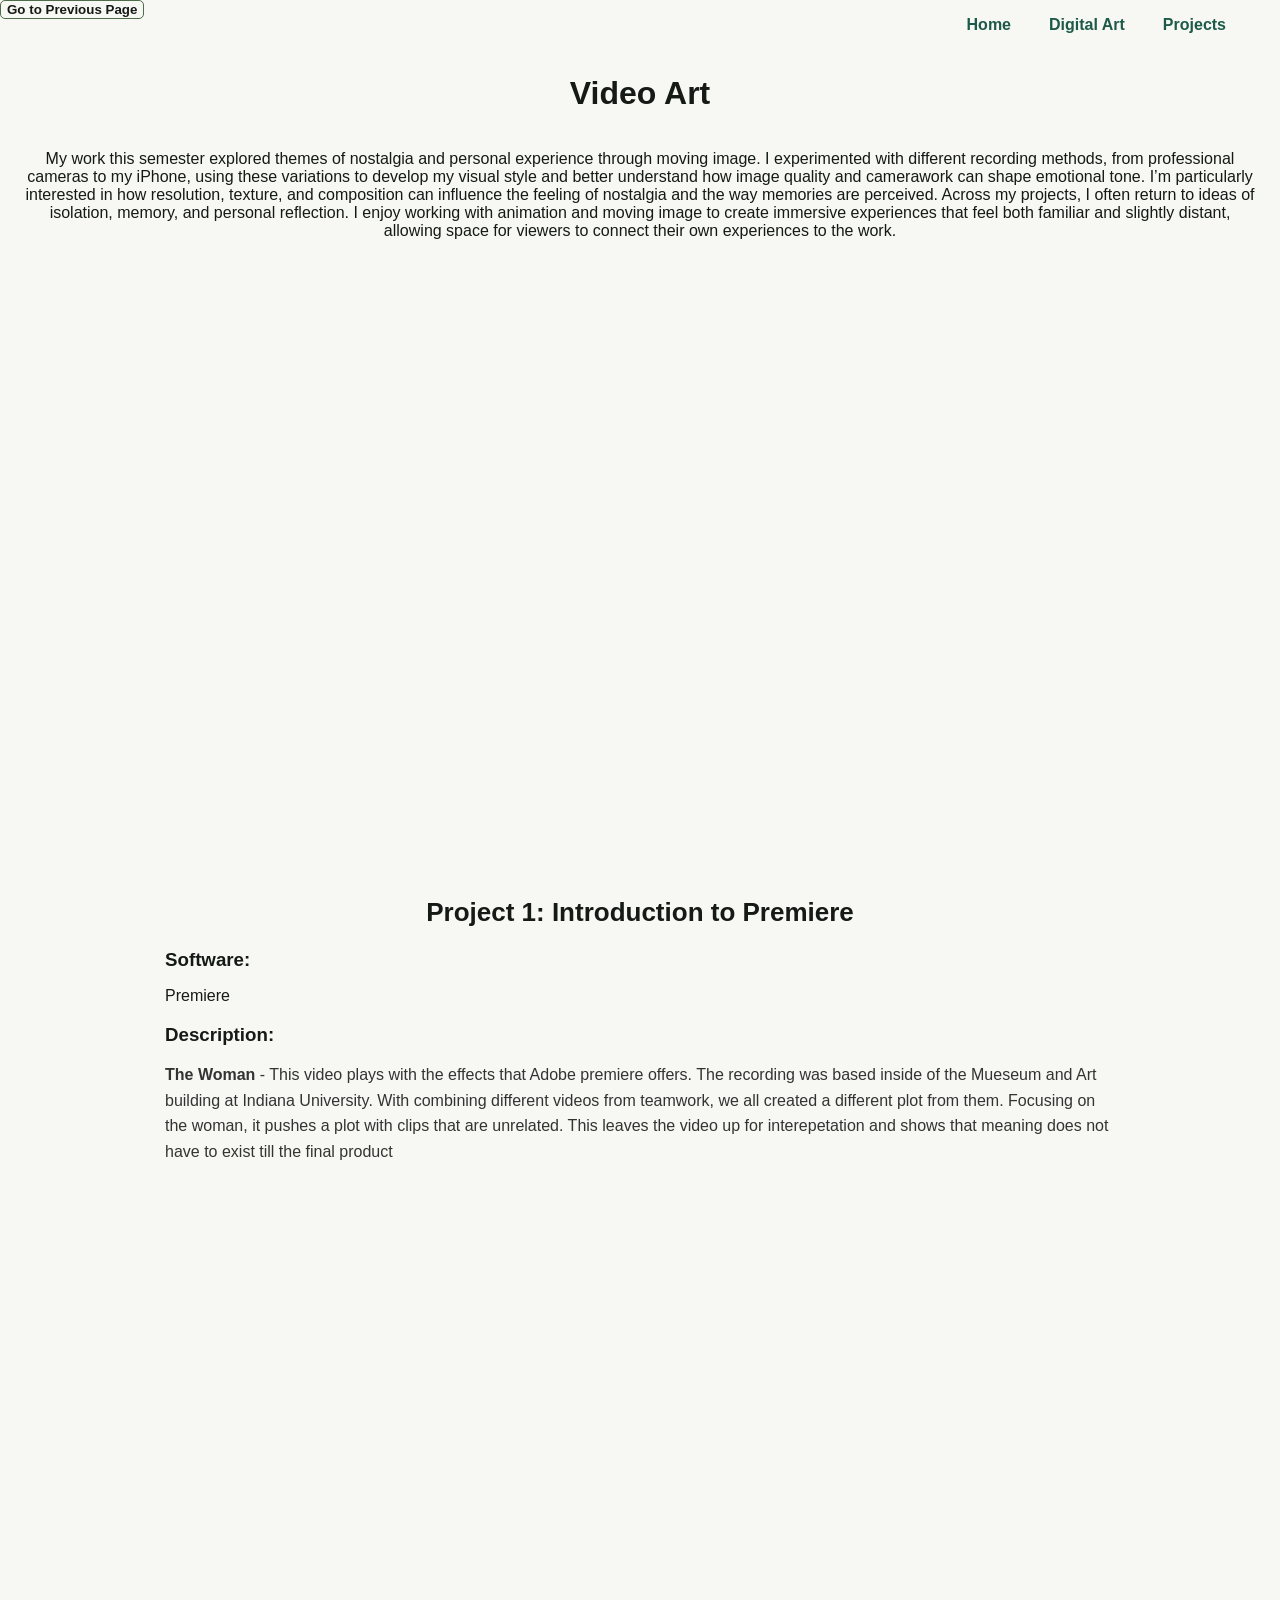
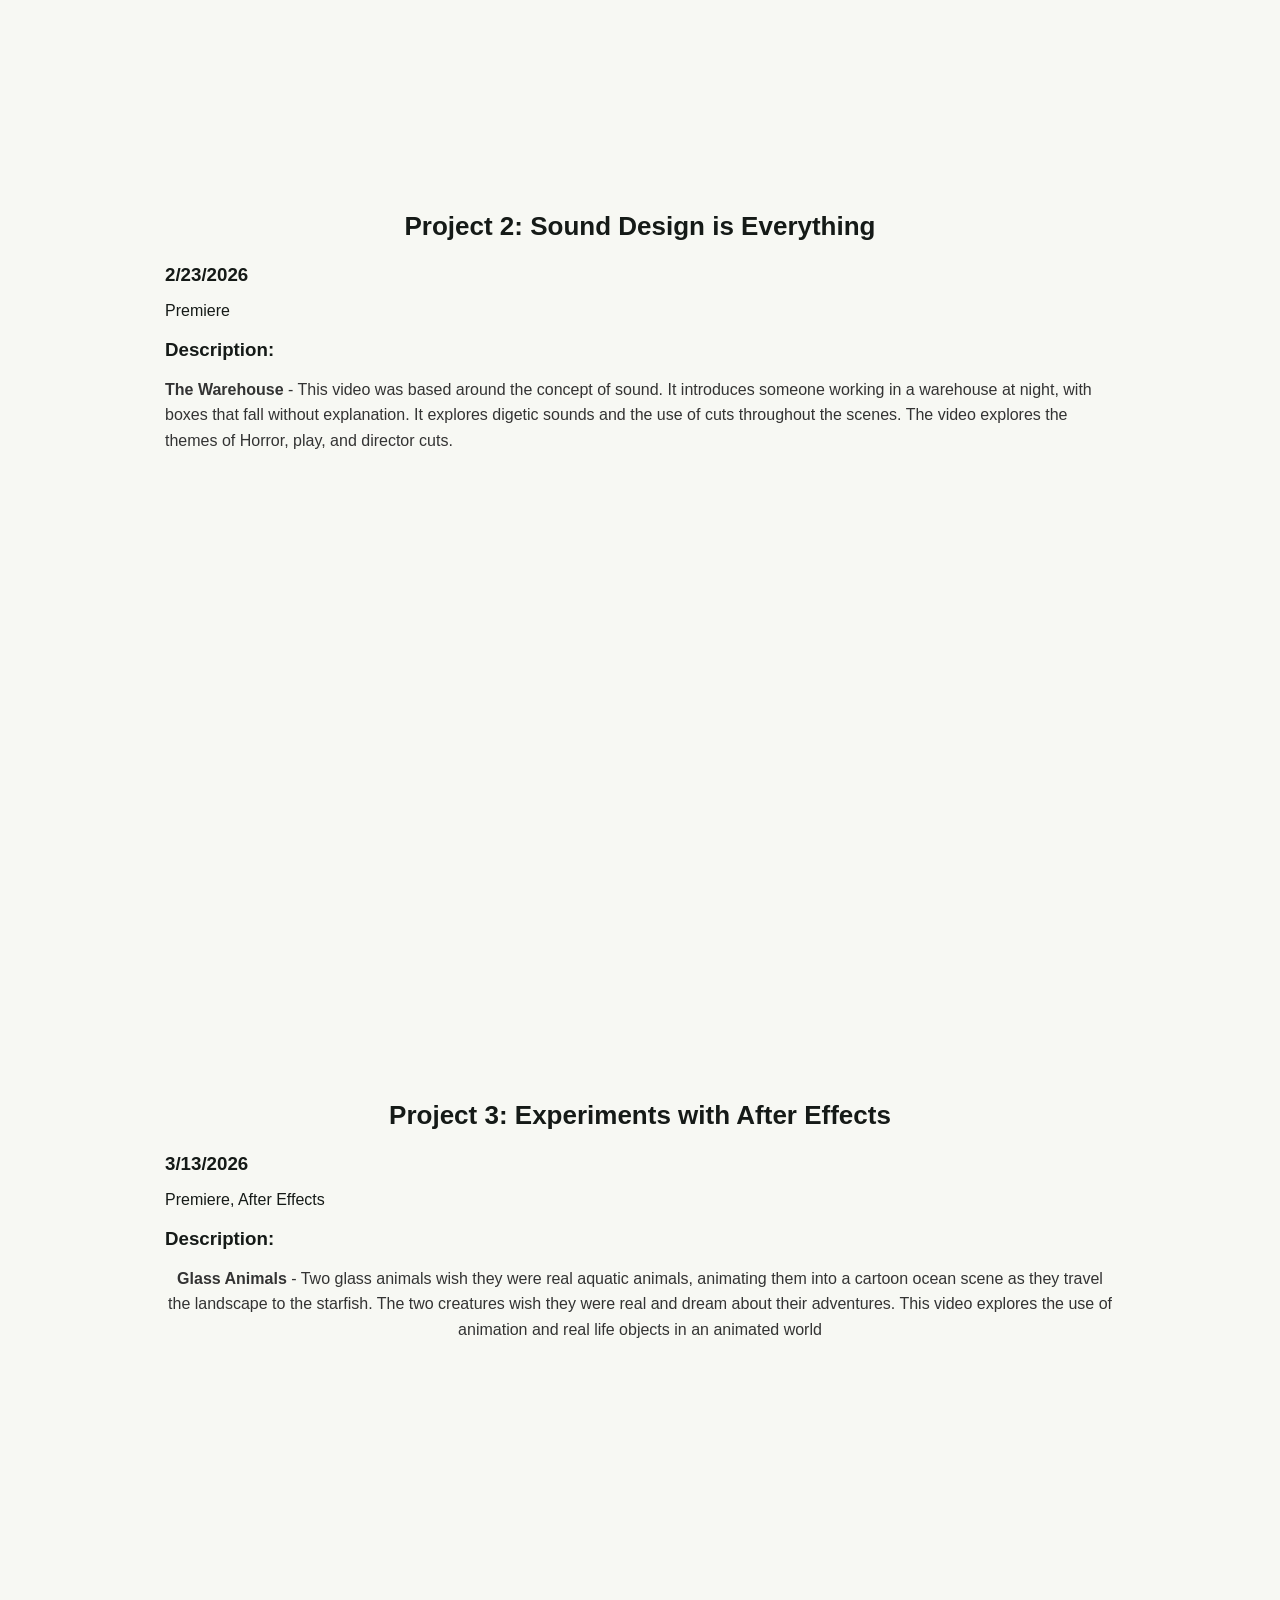
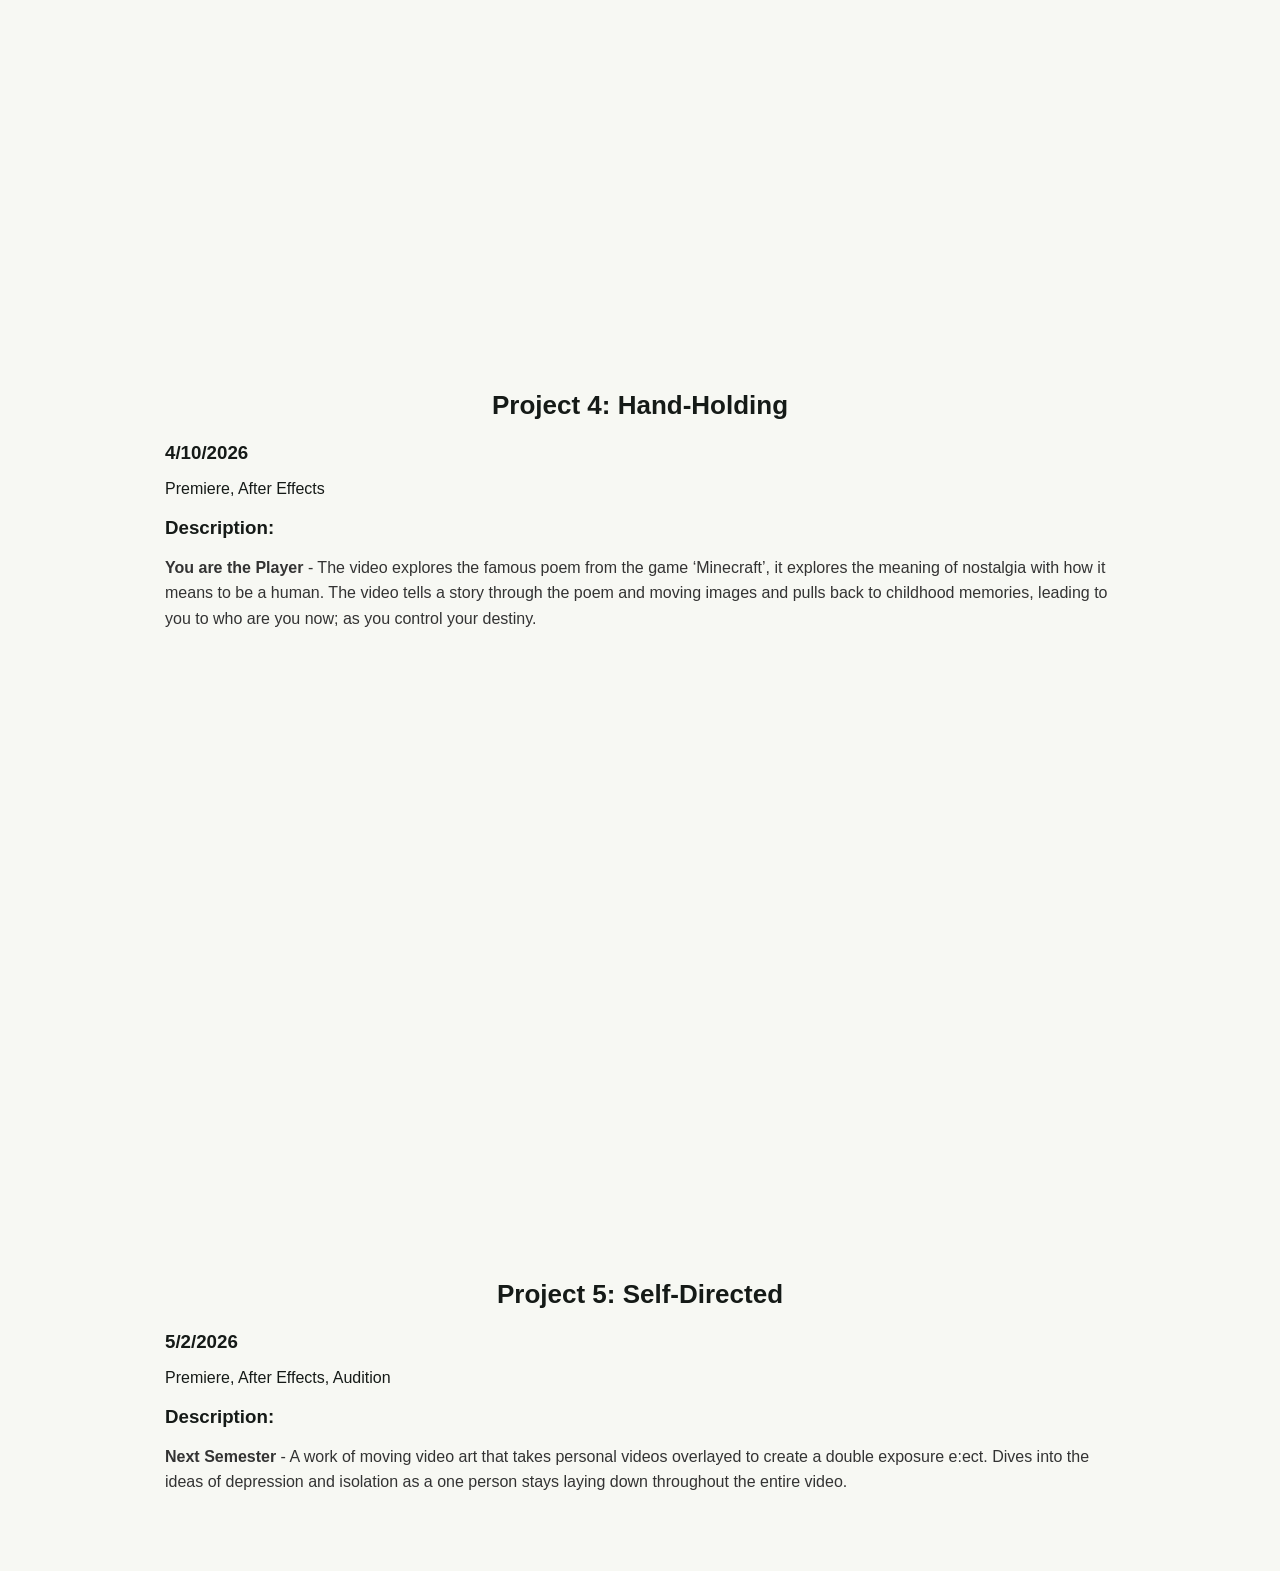
<file: videoart.html>
<!doctype html>
<html lang="en">
  <head>
    <meta charset="UTF-8" />
    <meta name="viewport" content="width=device-width, initial-scale=1.0" />
    <title>Portfolio</title>
    <link rel="stylesheet" href="styles.css" />
  </head>
  <body>
    <nav>
      <ul>
        <li><a href="index.html">Home</a></li>
        <li><a href="digital-landing.html">Digital Art</a></li>
        <li><a href="projects-landing.html">Projects</a></li>
      </ul>
    </nav>
    <div class="previousPage">
      <button onclick="history.back()" class="backButton">
        Go to Previous Page
      </button>
    </div>
    <div class="videoarthero">
      <h1>Video Art</h1>
      <p>
        My work this semester explored themes of nostalgia and personal
        experience through moving image. I experimented with different recording
        methods, from professional cameras to my iPhone, using these variations
        to develop my visual style and better understand how image quality and
        camerawork can shape emotional tone. I’m particularly interested in how
        resolution, texture, and composition can influence the feeling of
        nostalgia and the way memories are perceived. Across my projects, I
        often return to ideas of isolation, memory, and personal reflection. I
        enjoy working with animation and moving image to create immersive
        experiences that feel both familiar and slightly distant, allowing space
        for viewers to connect their own experiences to the work.
      </p>
    </div>
    <div class="assignments">
      <div class="project">
        <div class="video">
          <iframe
            src="https://www.youtube.com/embed/DV_gsms0M3Y?si=dFT5hEW7UEj5ICFm"
            title="YouTube video player"
            allow="
              accelerometer;
              autoplay;
              picture-in-picture;
              web-share;
            "
            referrerpolicy="strict-origin-when-cross-origin"
            allowfullscreen
          ></iframe>
        </div>
        <div class="project-text">
          <h2>Project 1: Introduction to Premiere</h2>
          <h3>Software:</h3>
          <p>Premiere</p>
          <h3>Description:</h3>
          <p class="Description">
            <strong>The Woman</strong> - This video plays with the effects that
            Adobe premiere offers. The recording was based inside of the Mueseum
            and Art building at Indiana University. With combining different
            videos from teamwork, we all created a different plot from them.
            Focusing on the woman, it pushes a plot with clips that are
            unrelated. This leaves the video up for interepetation and shows
            that meaning does not have to exist till the final product
          </p>
        </div>
      </div>

      <div class="project" id="warehouse">
        <div class="video">
          <iframe
            src="https://www.youtube.com/embed/ZBw5yxm2CiU?si=d9XZcAc0mA7wli2S"
            title="YouTube video player"
            allow="
              accelerometer;
              autoplay;
              clipboard-write;
              encrypted-media;
              gyroscope;
              picture-in-picture;
              web-share;
            "
            referrerpolicy="strict-origin-when-cross-origin"
            allowfullscreen
          ></iframe>
        </div>
        <div class="project-text">
          <h2>Project 2: Sound Design is Everything</h2>
          <h3>2/23/2026</h3>
          <p>Premiere</p>
          <h3>Description:</h3>
          <p class="Description">
            <strong>The Warehouse</strong> - This video was based around the
            concept of sound. It introduces someone working in a warehouse at
            night, with boxes that fall without explanation. It explores digetic
            sounds and the use of cuts throughout the scenes. The video explores
            the themes of Horror, play, and director cuts.
          </p>
        </div>
      </div>

      <div class="project">
        <div class="video">
          <iframe
            src="https://www.youtube.com/embed/pNvYlHjJDW0?si=lxPbdTsFc4hg72fd"
            title="YouTube video player"
            allow="
              accelerometer;
              autoplay;
              clipboard-write;
              encrypted-media;
              gyroscope;
              picture-in-picture;
              web-share;
            "
            referrerpolicy="strict-origin-when-cross-origin"
            allowfullscreen
          ></iframe>
        </div>
        <div class="project-text">
          <h2>Project 3: Experiments with After Effects</h2>
          <h3>3/13/2026</h3>
          <p>Premiere, After Effects</p>
          <h3>Description:</h3>
        </div>
        <p class="Description">
          <strong>Glass Animals</strong> - Two glass animals wish they were real
          aquatic animals, animating them into a cartoon ocean scene as they
          travel the landscape to the starfish. The two creatures wish they were
          real and dream about their adventures. This video explores the use of
          animation and real life objects in an animated world
        </p>
      </div>

      <div class="project" id="player">
        <div class="video">
          <iframe
            src="https://www.youtube.com/embed/y83jdDagMK8?si=Jad0H1uXHbJ0t_1j"
            title="YouTube video player"
            allow="
              accelerometer;
              autoplay;
              clipboard-write;
              encrypted-media;
              gyroscope;
              picture-in-picture;
              web-share;
            "
            referrerpolicy="strict-origin-when-cross-origin"
            allowfullscreen
          ></iframe>
        </div>
        <div class="project-text">
          <h2>Project 4: Hand-Holding</h2>
          <h3>4/10/2026</h3>
          <p>Premiere, After Effects</p>
          <h3>Description:</h3>
          <p class="Description">
            <strong>You are the Player</strong> - The video explores the famous
            poem from the game ‘Minecraft’, it explores the meaning of nostalgia
            with how it means to be a human. The video tells a story through the
            poem and moving images and pulls back to childhood memories, leading
            to you to who are you now; as you control your destiny.
          </p>
        </div>
      </div>

      <div class="project">
        <div class="video">
          <iframe
            src="https://www.youtube.com/embed/-cLN-QPen1g?si=q9iydYL0zdlg1qRb"
            title="YouTube video player"
            allow="
              accelerometer;
              autoplay;
              clipboard-write;
              encrypted-media;
              gyroscope;
              picture-in-picture;
              web-share;
            "
            referrerpolicy="strict-origin-when-cross-origin"
            allowfullscreen
          ></iframe>
        </div>
        <div class="project-text">
          <h2>Project 5: Self-Directed</h2>
          <h3>5/2/2026</h3>
          <p>Premiere, After Effects, Audition</p>
          <h3>Description:</h3>
          <p class="Description">
            <strong>Next Semester</strong> - A work of moving video art that
            takes personal videos overlayed to create a double exposure e:ect.
            Dives into the ideas of depression and isolation as a one person
            stays laying down throughout the entire video.
          </p>
        </div>
      </div>
    </div>
  </body>
</html>
</file>
<file: styles-temp.css>
.home-page {
    min-height: 100vh;
    margin: 0;
    display: flex;
    flex-direction: column;
    background-color: rgb(246, 255, 240);
}

.home-page main {
    flex: 1;
    display: flex;
    align-items: center;
    justify-content: center;
}

.construction {
    display: flex;
    flex-direction: column;
    width: 600px;
    max-width: 100%;
    margin: auto;
    padding: 60px 30px;
    box-sizing: border-box;
    align-items: flex-start;
    justify-content: center;
    gap: 20px;
}

.construction-label {
    font-family: "DM Mono", monospace;
    font-size: 12px;
    letter-spacing: 2px;
    opacity: 0.6;
    margin: 0;
}

.construction h2 {
    font-family: "Libre Franklin", sans-serif;
    font-size: 46px;
    font-weight: 500;
    line-height: 1.15;
    letter-spacing: -2px;
    margin: 0;
}

.construction p {
    font-family: "Karla", sans-serif;
    font-size: 17px;
    line-height: 1.6;
    margin: 0;
}

.construction .contact {
    display: flex;
    align-items: center;
    gap: 28px;
    margin-top: 16px;
}

.construction .contact a {
    display: flex;
    align-items: center;
    justify-content: center;
    transition: opacity 0.2s ease, transform 0.2s ease;
}

.construction .contact a:hover {
    opacity: 0.5;
    transform: translateY(-3px);
}

.construction .contact img {
    width: 24px;
    height: 24px;
}

.home-page footer {
    padding: 24px 30px;
    text-align: center;
    font-family: "DM Mono", monospace;
    font-size: 11px;
    opacity: 0.5;
}
</file>
<file: styles.css>
/* Global */

html {
    scroll-behavior: smooth;
    font-family: "Karla", sans-serif;
    scroll-padding-top: 30px;
}

* {
    box-sizing: border-box;
}

body {
    margin: 0;
    padding: 0;
    font-family: "Karla", sans-serif;
    color: var(--text-color);
    background-color: var(--background-color);
    transition: all 0.2s ease;
}

/* Colors */

:root {
    --background-color: #f7f8f3;
    --button-color: #e8ebe4;
    --buttonborder-color: #b8c0b8;
    --border-color: #4e6b4a;
    --text-color: #151a17;
    --hover-color: #d5dfd2;
    --active-color: #b9cbb9;
    --white-border: #fafbf8;
    --accent-color: #1d5a4a;
    --featured-color: #b4bdb5;
    --about-color: #f4f8f3;
    --skills-color: #f4f8f3;
}

/* Shared page widths */
.landingHero,
.columns,
.videoarthero,

.assignments {
    margin: 35px auto;
    transition-duration: 0.2s;
}

/* Shared containers */
.hero,
.about,
.home-featured,
.skills,
.landingHero,
.category,
.videoarthero,

.project {
    background-color: var(--background-color);
}

/* Shared buttons */
.hero-buttons a,
.viewMore,
.project a,
.smallProject a,

.home-link {
    display: inline-block;
    padding: 7px 10px;
    font-weight: 400;
    text-decoration: none;
    color: var(--text-color);
    background-color: var(--button-color);
    border-radius: 5px;
    cursor: pointer;
    border: 1px solid var(--buttonborder-color);
}

.hero-buttons a:hover,
.viewMore:hover,
.project a:hover,
.smallProject a:hover,

.home-link:hover {
    color: var(--text-color);
    background-color: var(--hover-color);
}

.hero-buttons a:active,
.viewMore:active,
.smallProject a:active,
.project a:active,
.skill-list li:active,

.home-link:active {
    transform: translate(2px, 2px);
    background-color: var(--button-color);
}

/* Navigation */

nav {
    position: fixed;
    top: 0;
    left: 0;
    width: 100%;
    height: 50px;
    display: flex;
    align-items: center;
    gap: 4px;
    padding: 2px 30px;
    z-index: 200;
    justify-content: flex-end;
    transition: transform 0.3s ease;
}

nav ul {
    margin: auto 10px;
    padding: 0;
    justify-content: center;
    display: flex;
    gap: 10px;
}

nav li {
    list-style: none;
}

nav a {
    position: relative;
    transition-duration: 0.4s;
    text-decoration: none;
    justify-content: center;
    padding: 5px 14px;
    font-size: 16px;
    height: 30px;
    border-radius: 5px;
    font-weight: bold;
    cursor: pointer;
    display: flex;
    align-items: center;
    gap: 10px;
    color: var(--accent-color);
}

nav a:hover {
    background-color: var(--hover-color);
}

nav.hidden {
    transform: translateY(-100%);
}

/* Previous page button */

.previousPage {
    display: block;
}

.backButton {
    display: flex;
    font-weight: 700;
    text-decoration: none;
    color: var(--text-color);
    background-color: var(--background-color);
    border-radius: 5px;
    border: 1px solid var(--border-color);
    cursor: pointer;
}

/* Homepage layout */

.home-layout {
    width: 100%;
    margin: 0;
    display: flex;
    flex-direction: column;
}

/* Homepage hero */
.hero {
    width: 100%;
    min-height: 700px;
    margin: 0;
    padding: 80px;
    display: flex;
    align-items: center;
    flex-direction: row;
    gap: 60px;
    position: relative;
    isolation: isolate;
    background-color: #edb482;
}

.hero::before {
    content: "";
    position: absolute;
    inset: 65px 85px;
    z-index: -1;
    background-color: var(--background-color);
    background-image:
        linear-gradient(rgba(120, 130, 120, 0.07) 1px, transparent 2px),
        linear-gradient(90deg, rgba(120, 130, 120, 0.07) 1px, transparent 2px);
    background-size: 55px 55px;
    background-position: center;
    border: 2px solid var(--border-color);
    border-radius: 5px;
    box-shadow: 12px 14px 0 rgba(53, 71, 62, 0.15);
    transform: rotate(-2deg);
    pointer-events: none;
}

.hero-right {
    width: 700px;
    min-width: 0;
    display: flex;
    justify-content: center;
    align-items: center;
}

.hero-left {
    width: 100%;
    max-width: 400px;
    flex: 1;
    min-width: 0;
    display: flex;
    flex-direction: column;
    gap: 18px;
}

.hero-left h2,

.hero-left p {
    margin: 0;
}

.hero-left h2 {
    font-size: 56px;
    font-weight: 700;
    margin-bottom: 0;
    letter-spacing: -1px;
    line-height: 1.15;
}

.hero-left p {
    font-size: 19px;
    margin-top: 0;
}

.hero-right img {
    display: flex;
    width: 75%;
    height: 100%;
    min-height: 0;
    object-fit: cover;
    border-radius: 5px;
    filter: drop-shadow(9px 9px 0 #c7cbc7);
}

.contact {
    border-top: 2px solid var(--border-color);
    padding-top: 22px;
    display: flex;
    align-items: center;
    gap: 18px;
    justify-content: center;
}

.contact a {
    display: flex;
    text-decoration: none;
}

.contact img {
    transition: transform 0.2s ease;
    display: flex;
    width: 60px;
    height: 60px;
    margin: 0;
}

.contact img:hover {
    transform: scale(1.1);
}

/* Homepage about */

.about {
    background-color: var(--about-color);
    display: flex;
    height: 50vh;
    padding: 30px 0 10px 0;
    flex-direction: row;
}

.about h2 {
    margin-top: 1px;
    margin-bottom: 1px;
    text-align: center;
}

.aboutText {
    width: 900px;
    max-width: 100%;
    margin: 0 auto;
    line-height: 1.4;
    display: flex;
    justify-content: space-between;
    gap: 80px;
}

/* Skills */

.skills {
    background-color: var(--skills-color);
    width: 100%;
    height: 50vh;
    padding: 30px;
    display: flex;
    flex-direction: column;
    justify-content: center;
}

.skills h2 {
    margin: 0 0 30px;
    text-align: center;
    font-size: 24px;
}

.skills-columns {
    width: 900px;
    max-width: 100%;
    margin: 0 auto;
    display: grid;
    grid-template-columns: repeat(2, minmax(0, 1fr));
    gap: 40px;
}

.skill-group {
    padding: 0 20px;
    display: flex;
    flex-direction: column;
    gap: 10px;
}

.skill-group h3 {
    margin: 0 0 15px;
    font-size: 20px;
    text-align: center;
}

.skill-list {
    display: flex;
    flex-wrap: wrap;
    justify-content: center;
    gap: 10px;
    margin: 0;
    padding: 0;
    list-style: none;
}

.skill-list li {
    padding: 5px 8px;
    font-size: 12px;
    white-space: nowrap;
    border-radius: 4px;
    transition: transform 0.2s ease;
    background-color: var(--button-color);
    border: 2.3px solid var(--buttonborder-color);
    cursor: default;
    touch-action: manipulation;
    -webkit-tap-highlight-color: transparent;
    user-select: none;
}

.skill-list li:hover {
    border-color: var(--text-color);
}

/* Featured projects */

.home-featured {
    background-color: var(--featured-color);
    margin: 0 auto;
    padding: clamp(20px, 3vh, 30px);
    width: 100%;
    display: flex;
    height: 100vh;
    height: 100dvh;
    flex-direction: column;
    align-items: stretch;
    justify-content: center;
    gap: 20px;
    letter-spacing: -0.5px;
}

.featured-header {
    display: flex;
    justify-content: space-between;
    align-items: center;
    gap: 15px;
    font-size: 12px;
    font-weight: 700;
    letter-spacing: 1px;
    color: var(--accent-color);
}

.featured-content {
    display: flex;
    flex: 1;
    min-height: 0;
    gap: 30px;
}

.home-featured h2 {
    font-size: 30px;
    flex-shrink: 0;
    margin-top: 0;
    margin-bottom: 10px;
}

.home-featured p {
    margin: 0;
    font-size: 20px;
    font-style: italic;
}

.featured-slider {
    min-width: 500px;
    min-height: 0;
    padding: 40px;
    display: flex;
    flex-direction: column;
    justify-content: center;
    background-color: var(--background-color);
    border: 1px solid var(--border-color);
    border-radius: 8px;
    box-shadow: 8px 10px 0 rgba(49, 68, 49, 0.14);
}

.featured-project {
    width: 100%;
    max-width: 600px;
    min-width: 0;
    min-height: 0;
    display: flex;
    flex: 1;
    flex-direction: column;
    gap: 18px;
    opacity: 1;
    transition: opacity 0.2s ease;
}

.featured-project.fade {
    opacity: 0;
}

.featured-project img {
    display: block;
    width: 100%;
    height: 500px;
    min-height: 0;
    flex: 1;
    object-fit: cover;
    border-radius: 5px;
}


.featured-info-row {
    display: grid;
    grid-template-columns: 45px minmax(0, 1fr) 65px;
    align-items: center;
    gap: 15px;
    flex-shrink: 0;
}

.featured-project-text {
    min-width: 0;
    text-align: center;
}

.featured-project-text h3 {
    margin: 0 0 8px;
    font-size: 22px;
}

.featured-project-text p {
    width: 550px;
    max-width: 100%;
    margin: 0 auto;
    font-size: 15px;
    line-height: 1.4;
}

.featured-project-text .viewMore {
    margin-top: 12px;
}

.slider-button {
    width: 45px;
    height: 45px;
    padding: 0;
    font-size: 24px;
    font-weight: 700;
    color: var(--text-color);
    background-color: var(--button-color);
    border-radius: 5px;
    border: 1px solid var(--border-color);
    cursor: pointer;
}

.slider-button:hover {
    background-color: var(--hover-color);
}

.slider-button:active {
    background-color: var(--active-color);
    transform: translate(2px, 2px);
}

.slider-dots {
    display: flex;
    justify-content: center;
    gap: 8px;
    margin-top: 15px;
    flex-shrink: 0;
}

.slider-dot {
    width: 14px;
    height: 14px;
    padding: 0;
    background-color: var(--button-color);
    border: 2px solid var(--buttonborder-color);
    border-radius: 50%;
    cursor: pointer;
}

.slider-dot.active {
    background-color: var(--active-color);
}

/* explore buttons */

.explore-buttons {
    flex: 1;
    min-width: 0;
    display: flex;
    flex-direction: column;
    justify-content: center;
    gap: 20px;
}

.home-link {
    flex: 1;
    min-height: 0;
    padding: clamp(15px, 2.5vw, 35px);
    color: #000000;
    background-color: var(--button-color);
    display: flex;
    flex-direction: column;
    justify-content: center;
    border-radius: 5px;
    text-decoration: none;
    box-shadow: 8px 10px 0 rgba(49, 68, 49, 0.14);
    transition: transform 0.25s ease, box-shadow 0.25s ease, background-color 0.25s ease;
}

.home-link h2 {
    margin: 0 0 8px;
    font-size: clamp(20px, 2vw, 25px);
}

.home-link p {
    margin: 0 0 10px;
    font-size: 14px;
    line-height: 1.4;
    font-style: normal;
}

.home-link span {
    display: inline-block;
    margin-top: 20px;
    font-weight: 900;
    font-size: 13px;
    color: var(--accent-color);
}

.home-link:hover {
    background-color: var(--hover-color);
    transform: translate(-3px, -3px);
    box-shadow: 12px 14px 0 rgba(49, 68, 49, 0.14);
}

.home-link.digital-link {
    font-size: 17px;
}

/* Landing page */

.landingHero {
    padding: 31px;
    text-align: center;
    margin: 10px auto;
    display: flex;
    flex-direction: row;
    justify-content: space-around;
}

.columns {
    display: flex;
    flex-direction: column;
    gap: 35px;
}

.category {
    padding: 30px;
    text-align: center;
}

.category h1 {
    margin-top: 0;
    margin-bottom: 25px;
}

.row {
    display: grid;
    grid-template-columns: repeat(2, minmax(0, 1fr));
    gap: 20px;
}

.smallProject {
    display: block;
    padding: 20px;
    color: #000000;
    text-decoration: none;
    background-color: var(--button-color);
    border-radius: 8px;
    border: 1px solid var(--border-color);
    cursor: pointer;
    transition:
        transform 0.1s ease,
        background-color 0.2s ease;
}

.smallProject:hover {
    background-color: var(--hover-color);
    transform: scale(1.01);
}

.smallProject:active {
    transform: translate(1px, 1px);
    background-color: var(--active-color);
    border: 1px solid var(--border-color);
}

.smallProject h2 {
    margin: 0;
    font-size: 24px;
}

.smallProject p {
    margin-bottom: 2px;
    line-height: 1.4;
}

.smallimg {
    display: block;
    width: 100%;
    height: 250px;
    margin-top: 20px;
    object-fit: cover;
    border-radius: 6px;
}

.viewMore {
    margin-top: 15px;
}

/* Project pages */

.videoarthero {
    padding: 25px;
    text-align: center;
    margin: 10px auto;
    display: flex;
    flex-direction: column;
    justify-content: space-around;
}

.assignments {
    width: 1000px;
    max-width: calc(100% - 20px);
    margin: 35px auto;
    display: flex;
    flex-direction: column;
    gap: 25px;
}

.project {
    padding: 25px;
    text-align: center;
    scroll-margin-top: 30px;
}

.project-text {
    width: 950px;
    max-width: 100%;
    margin: 0 auto;
    text-align: left;
}

.project-text h2 {
    font-size: 26px;
    text-align: center;
}

.project-text h3 {
    margin-bottom: 6px;
}

.Description {
    font-size: 16px;
    line-height: 1.6;
    color: #333333;
}

/* Project videos */

.video {
    width: 950px;
    max-width: 100%;
    margin: 0 auto;
    border-radius: 10px;
    overflow: hidden;
}

.video iframe,

.video video {
    display: block;
    width: 100%;
    height: auto;
    border: 0;
    border-radius: 10px;
}

.video iframe {
    aspect-ratio: 16 / 9;
}

.video video {
    object-fit: contain;
}

/* Project images */

.images {
    width: 950px;
    max-width: 100%;
    margin: 0 auto 25px;
    display: grid;
    grid-template-columns: repeat(2, minmax(0, 1fr));
    gap: 12px;
}

.images img {
    display: block;
    width: 100%;
    height: 280px;
    object-fit: cover;
    border-radius: 10px;
    filter: drop-shadow(7px 7px 0 #c7cbc7);
}

/* Projects landing page */

.projects-list {
    width: 1000px;
    max-width: calc(100% - 20px);
    margin: 35px auto;
    display: flex;
    flex-direction: column;
    gap: 30px;
}

.projectCard {
    display: grid;
    grid-template-columns: minmax(0, 1fr) minmax(300px, 42%);
    align-items: center;
    gap: 40px;
    width: 100%;
    padding: 30px;
    background-color: var(--background-color);
    border-radius: 10px;
    border: 1px solid var(--border-color);
}

.projectCardText {
    text-align: left;
}

.projectCardText h2 {
    margin: 0 0 15px;
    font-size: 28px;
}

.projectCardText p {
    margin: 0;
    max-width: 550px;
    font-size: 15px;
    line-height: 1.6;
}

.projectCardText .viewMore {
    margin-top: 20px;
}

.projectCardImage {
    display: block;
    width: 100%;
    height: 260px;
    object-fit: cover;
    border-radius: 6px;
    filter: drop-shadow(7px 7px 0 #c7c7cb);
}

/* line notes page */

.lineNotes {
    padding: 30px;
    height: 100%;
    max-width: 1070px;
    margin: 0 auto;
    background-color: var(--background-color);
    border-radius: 10px;
    border: 1px solid var(--border-color);
}

.lineHero {
    margin: 0 auto;
    display: flex;
    flex-direction: column;
    align-items: center;
    padding: 10px;
    gap: 1px;
}

.lineHero h1 {
    margin: 0;
    font-size: 28px;
}

.lineHero p {
    margin: 10px;
    font-size: 14px;
    font-style: italic;
}

.lineHeroText {
    padding: 20px 10px;
    display: flex;
    flex-direction: row;
    justify-content: space-between;
    gap: 10px;
    font-size: 14px;
    margin: auto 0;
}

.lineHeroImg {
    filter: drop-shadow(7px 7px 0 #c7c7cb);
    width: 600px;
    height: 250px;
    border-radius: 5px;
    padding: 10px;
    justify-content: center;
    margin: 0 auto;
}

.lineHeroCollage {
    display: grid;
    grid-template-columns: repeat(2, 1fr);
    gap: 12px;
    width: 900px;
    max-width: 100%;
    margin: 0 auto;
}

.lineHeroCollage img {
    display: block;
    width: 100%;
    height: 100%;
    object-fit: cover;
    border-radius: 12px;
}

/* Footer */

footer {
    margin-top: 30px;
    padding: 20px;
    display: flex;
    flex-direction: column;
    align-items: center;
    gap: 10px;
    font-size: 14px;
    text-align: center;
}

footer p {
    margin: 0;
}

footer div {
    width: 100%;
    max-width: 450px;
    display: flex;
    justify-content: space-around;
    gap: 20px;
}

footer a {
    flex: 1;
    color: inherit;
    text-decoration: none;
    text-align: center;
}

footer a:hover {
    color: var(--accent-color)
}

.home-page footer {
    background-color: var(--border-color);
    color: var(--background-color);
    margin-top: 0;
}

/* Tablet */

@media (max-width: 900px) {

    .hero {
        min-height: 550px;
        padding: 50px;
        gap: 30px;
    }

    .hero-right {
        width: 400px;
    }

    .hero-right img {
        width: 400px;
        height: 300px;
    }
    .about,

    .skills {
        padding: 50px;
    }

    .videoarthero {
        width: 100%;
    }

    .assignments {
        display: flex;
        flex-direction: column;
        width: 100%;
    }

    .project-text {
        font-size: 14px;
    }

    .Description {
        font-size: 12px;
    }

    .project-text h2 {
        font-size: 19px;
        padding: 0;
    }

    .smallimg {
        display: block;
        width: 100%;
        height: 200px;
        margin-top: 20px;
        object-fit: cover;
        border-radius: 6px;
    }

    .lineHeroText {
        flex-direction: column;
        justify-content: center;
        gap: 30px;
        margin: auto 0;
        padding-bottom: 20px;
        border-bottom: 2px solid var(--border-color);
    }
}

/* phone */

@media (max-width: 700px) {

    .taskbar {
        padding: 2px 10px;
    }

    .hero {
        min-height: 650px;
        padding: 30px 20px;
        flex-direction: column;
        justify-content: center;
        gap: 30px;
    }

    .hero-right {
        width: 100%;
    }

    .hero-right img {
        width: 100%;
        height: 300px;
    }
    .about,

    .skills {
        padding: 50px 20px;
    }

    .about {
        min-height: 550px;
    }

    .home-featured {
        height: auto;
        min-height: 100dvh;
        padding: 25px 20px;
    }

    .featured-header {
        font-size: 10px;
    }

    .featured-content {
        flex-direction: column;
        gap: 20px;
    }

    .featured-slider {
        padding: 15px;
    }

    .explore-buttons {
        width: 100%;
        flex-direction: row;
        gap: 15px;
    }

    .skills {
        min-height: 500px;
    }

    .home-link {
        min-height: 180px;
        padding: 15px;
    }

    .home-link h2 {
        font-size: 20px;
    }

    .home-link p {
        font-size: 12px;
    }

    .home-link span {
        margin-top: 12px;
        font-size: 11px;
    }

    .landingHero {
        flex-direction: column;
    }

    .featured-project {
        height: auto;
        gap: 16px;
    }

    .featured-project img {
        width: 100%;
        height: 300px;
        object-fit: cover;
        object-position: center;
    }

    .featured-info-row {
        grid-template-columns: 38px minmax(0, 1fr) 38px;
        gap: 6px;
    }

    .slider-button {
        width: 38px;
        height: 38px;
        font-size: 20px;
    }

    .skills-columns {
        width: 100%;
        grid-template-columns: 1fr;
        gap: 20px;
    }

    .skill-group+.skill-group {
        padding-left: 0;
        padding-top: 18px;
        border-left: none;
        border-top: 2px solid var(--border-color);
    }

    .skill-list li {
        font-size: 11px;
    }

    .iconHero {
        display: none;
    }

    nav {
        justify-content: center;
        padding-inline: 2px;
    }

    nav ul {
        width: 100%;
        margin: 0;
        gap: 6px;
    }

    nav li {
        flex: 1;
    }

    nav a {
        width: 100%;
        padding-inline: 6px;
        font-size: 12px;
        white-space: nowrap;
    }

    .row {
        grid-template-columns: 1fr;
    }

    .lineHero {
        flex-direction: column;
    }

    .lineHero h1 {
        margin: 0;
        font-size: 24px;
    }

    .lineHero p {
        margin: 10px auto;
        font-size: 12px;
        font-style: italic;
    }

    .lineHeroText {
        flex-direction: column;
        justify-content: center;
        gap: 30px;
        margin: auto 0;
        padding-bottom: 20px;
    }

    .lineHeroImg {
        width: 100%;
        max-width: 900px;
        height: auto;
    }

    .projects-list {
        width: calc(100% - 14px);
        margin: 20px auto;
        gap: 20px;
    }

    .projectLink {
        padding: 20px;
    }

    .projectCard {
        grid-template-columns: 1fr;
        gap: 20px;
    }

    .projectCardImage {
        width: 100%;
        height: auto;
        aspect-ratio: 16 / 9;
    }

    .projectCardText h2 {
        font-size: 24px;
    }

    footer {
        font-size: 12px;
    }
}

@media (min-width: 901px) {

    .lineHeroText:nth-of-type(odd) {
        flex-direction: row-reverse;
    }
}

@media (max-width: 430px) {

    .explore-buttons {
        flex-direction: column;
    }

    .home-link {
        min-height: 150px;
    }

    .iconHero {
        display: none;
    }

    .featured-info-row {
        grid-template-columns: 1fr 1fr;
    }

    .featured-project-text {
        grid-column: 1 / -1;
        grid-row: 1;
    }

    .previous-project {
        justify-self: end;
    }

    .next-project {
        justify-self: start;
    }
}
</file>
<file: redo.css>
/* Main colors. The interface stays mostly monochrome while the pixels provide color. */
:root {
  --background: #080810;
  --desktop: #10101c;
  --window: #ffffff;
  --window-border: #111111;
  --text: #111111;
  --accent: #111111;
  --highlight: #e5ddff;
  --electric: #7464ff;
  --pink: #ff59c7;
}

* {
  box-sizing: border-box;
}

html {
  scroll-behavior: auto;
}

body {
  margin: 0;
  background: var(--background);
  color: var(--text);
  font-family: "DM Mono", monospace;
  overflow-x: hidden;
}

button,
a {
  font: inherit;
}

button {
  cursor: pointer;
}

/* The first section holds the CRT in place during the transition. */
.crt-transition {
  position: relative;
  height: 100vh;
  background: var(--background);
}

.crt-stage {
  position: relative;
  width: 100%;
  height: 100vh;
  height: 100dvh;
  display: flex;
  align-items: center;
  justify-content: center;
  overflow: hidden;
}

.crt-monitor {
  position: relative;
  width: 100vw;
  height: 100vh;
  flex-shrink: 0;
  transform-origin: center center;
}

.crt-screen {
  position: absolute;
  inset: 2% 1%;
  border-radius: 5% / 9%;
  overflow: hidden;
  background: var(--desktop);
}

/* Canvas is behind all buttons and windows. */
.screen-background {
  position: absolute;
  inset: 0;
  display: block;
  width: 100%;
  height: 100%;
  background: var(--desktop);
  pointer-events: none;
}

/* Original CRT frame, displayed above the screen contents. */
.crt-overlay {
  position: absolute;
  inset: 0;
  width: 100%;
  height: 100%;
  pointer-events: none;
  z-index: 5;
}

.landing-content {
  position: absolute;
  inset: 0;
  display: flex;
  align-items: center;
  justify-content: center;
  gap: 5%;
  padding: 6%;
  z-index: 2;
}

/* Shared retro-window appearance. */
.intro-window,
.landing-panel,
.project-viewer,
.project-details {
  background: var(--window);
  border: 2px solid var(--window-border);
  box-shadow: 6px 6px 0 rgba(0, 0, 0, 0.35);
}

.intro-window {
  width: 42%;
  min-height: 48%;
}

.window-header {
  display: flex;
  justify-content: space-between;
  align-items: center;
  gap: 10px;
  padding: 9px 12px;
  background: var(--accent);
  color: #ffffff;
  font-size: 11px;
  letter-spacing: 2px;
}

.window-controls {
  white-space: nowrap;
}

.window-content {
  padding: 28px;
}

.intro-window h1 {
  margin: 0 0 25px;
  font-family: "Press Start 2P", monospace;
  font-size: clamp(24px, 3.2vw, 52px);
  font-weight: 400;
  line-height: 1.45;
  letter-spacing: -2px;
}

.intro-window p {
  margin: 0;
  font-size: clamp(11px, 1vw, 14px);
  line-height: 1.8;
  letter-spacing: 1px;
}

/* Minimal navigation styled like old computer commands. */
.landing-navigation {
  display: flex;
  flex-direction: column;
  align-items: flex-start;
  gap: 10px;
  width: 24%;
}

.landing-navigation button {
  width: auto;
  padding: 8px 10px;
  text-align: left;
  color: #ffffff;
  background: #111111;
  border: 1px solid #ffffff;
  box-shadow: none;
  font-family: "Press Start 2P", monospace;
  font-size: clamp(9px, 0.9vw, 13px);
  line-height: 1.7;
  white-space: nowrap;
  transition: background 0.15s, color 0.15s;
}

.landing-navigation button:hover {
  background: var(--pink);
  color: #111111;
}

.landing-panel {
  position: absolute;
  width: min(440px, 75%);
  max-height: 85%;
  overflow-y: auto;
  z-index: 4;
}

.landing-panel[hidden] {
  display: none;
}

#panel-close {
  border: 1px solid white;
  color: white;
  background: transparent;
  font-size: 18px;
  line-height: 1;
}

#panel-content {
  font-size: 13px;
  line-height: 1.7;
}

#panel-content a {
  color: #5946db;
}

/* Horizontal interference appears briefly during the screen switch. */
.screen-glitch {
  position: absolute;
  inset: 0;
  z-index: 6;
  opacity: 0;
  pointer-events: none;
  background: repeating-linear-gradient(
    0deg,
    transparent 0px,
    transparent 3px,
    rgba(255, 255, 255, 0.3) 4px,
    rgba(255, 89, 199, 0.3) 6px,
    transparent 8px
  );
  mix-blend-mode: screen;
}

/* A solid digital shutter covers the screen during the transition. */
.screen-wipe {
  position: absolute;
  inset: 0;
  z-index: 7;
  background: #43144b;
  clip-path: inset(100% 0 0 0);
  pointer-events: none;
}

.scroll-prompt {
  position: absolute;
  bottom: 22px;
  left: 50%;
  transform: translateX(-50%);
  color: #ffffff;
  font-size: 11px;
  letter-spacing: 3px;
  white-space: nowrap;
  z-index: 8;
}

.scroll-prompt span {
  display: inline-block;
  margin-left: 8px;
}

/* Full-screen project explorer. */
.workspace {
  position: relative;
  z-index: 2;
  min-height: 100vh;
  min-height: 100dvh;
  display: flex;
  flex-direction: column;
  gap: 24px;
  padding: 25px;
  background: var(--desktop);
  color: #ffffff;
}

.workspace-header,
.workspace-footer {
  display: flex;
  align-items: center;
  justify-content: space-between;
  gap: 20px;
  font-size: 12px;
  letter-spacing: 1px;
}

.workspace-brand {
  display: flex;
  align-items: center;
  gap: 12px;
  font-weight: 500;
}

.status-light {
  width: 10px;
  height: 10px;
  border-radius: 50%;
  background: var(--pink);
  box-shadow: 0 0 8px var(--pink);
}

#home-button {
  padding: 9px 16px;
  border: 2px solid #ffffff;
  background: #ffffff;
  color: #111111;
}

#home-button:hover {
  background: var(--highlight);
}

.workspace-content {
  flex: 1;
  min-height: 0;
  display: grid;
  grid-template-columns: 210px minmax(0, 1fr) 290px;
  gap: 20px;
}

.project-sidebar {
  display: flex;
  flex-direction: column;
  gap: 12px;
  padding: 20px 12px;
  background: var(--window);
  border: 2px solid var(--window-border);
  color: var(--text);
}

.sidebar-heading,
.sidebar-footer,
.file-label {
  font-size: 11px;
  letter-spacing: 1px;
  color: #6655ff;
}

.sidebar-heading {
  margin-bottom: 20px;
}

.sidebar-footer {
  margin-top: auto;
  padding-top: 20px;
}

.project-folder {
  display: flex;
  align-items: center;
  gap: 10px;
  width: 100%;
  padding: 12px 10px;
  border: 1px solid transparent;
  background: transparent;
  color: var(--text);
  text-align: left;
  font-size: 12px;
}

.project-folder span {
  font-size: 20px;
  color: #6655ff;
}

.project-folder:hover,
.project-folder.active {
  background: var(--highlight);
  border-color: var(--window-border);
}

.project-viewer,
.project-details {
  display: flex;
  flex-direction: column;
  min-width: 0;
  color: var(--text);
}

.project-image-container {
  display: flex;
  flex: 1;
  min-height: 300px;
  align-items: center;
  justify-content: center;
  padding: 20px;
  overflow: hidden;
}

#project-image {
  display: block;
  width: 100%;
  max-height: 65vh;
  object-fit: contain;
}

.project-details-content {
  display: flex;
  flex: 1;
  flex-direction: column;
  gap: 20px;
  padding: 22px;
}

.project-details h2 {
  margin: 0;
  font-family: "Press Start 2P", monospace;
  font-size: 20px;
  font-weight: 400;
  line-height: 1.6;
}

.project-details p {
  margin: 0;
  font-size: 13px;
  line-height: 1.8;
}

#project-link {
  display: inline-block;
  align-self: flex-start;
  margin-top: auto;
  padding: 12px 15px;
  background: #111111;
  border: 2px solid #111111;
  color: #ffffff;
  text-decoration: none;
  font-size: 12px;
}

#project-link:hover {
  background: #6655ff;
}

.workspace-footer {
  padding-top: 10px;
}

/* Tablet layout: move the details panel below the preview. */
@media (max-width: 900px) {
  .workspace-content {
    grid-template-columns: 180px minmax(0, 1fr);
  }

  .project-details {
    grid-column: 1 / -1;
  }

  .intro-window {
    width: 48%;
  }
}

/* Mobile layout: keep the CRT full-screen but stack the landing content. */
@media (max-width: 700px) {
  .crt-screen {
    inset: 2%;
  }

  .landing-content {
    flex-direction: column;
    gap: 14px;
    padding: 8%;
  }

  .intro-window {
    width: 100%;
    min-height: 0;
  }

  .intro-window h1 {
    font-size: clamp(18px, 5vw, 28px);
  }

  .window-content {
    padding: 14px;
  }

  .landing-navigation {
    width: 100%;
    align-items: center;
    gap: 7px;
  }

  .landing-navigation button {
    width: 100%;
    padding: 8px;
    font-size: 10px;
  }

  .scroll-prompt {
    bottom: 14px;
    font-size: 9px;
  }

  .workspace {
    padding: 15px;
    gap: 15px;
  }

  .workspace-content {
    grid-template-columns: 1fr;
  }

  .project-sidebar {
    flex-direction: row;
    flex-wrap: wrap;
    gap: 6px;
    padding: 12px;
  }

  .sidebar-heading,
  .sidebar-footer {
    width: 100%;
    margin: 0;
  }

  .project-folder {
    width: auto;
    flex: 1;
    min-width: 110px;
    padding: 8px;
  }

  .project-image-container {
    min-height: 220px;
  }

  .project-details {
    grid-column: auto;
  }

  .workspace-footer {
    flex-wrap: wrap;
    font-size: 10px;
  }
}

/* Respect visitors who request reduced animation. */
@media (prefers-reduced-motion: reduce) {
  .landing-navigation button {
    transition: none;
  }
}
</file>
